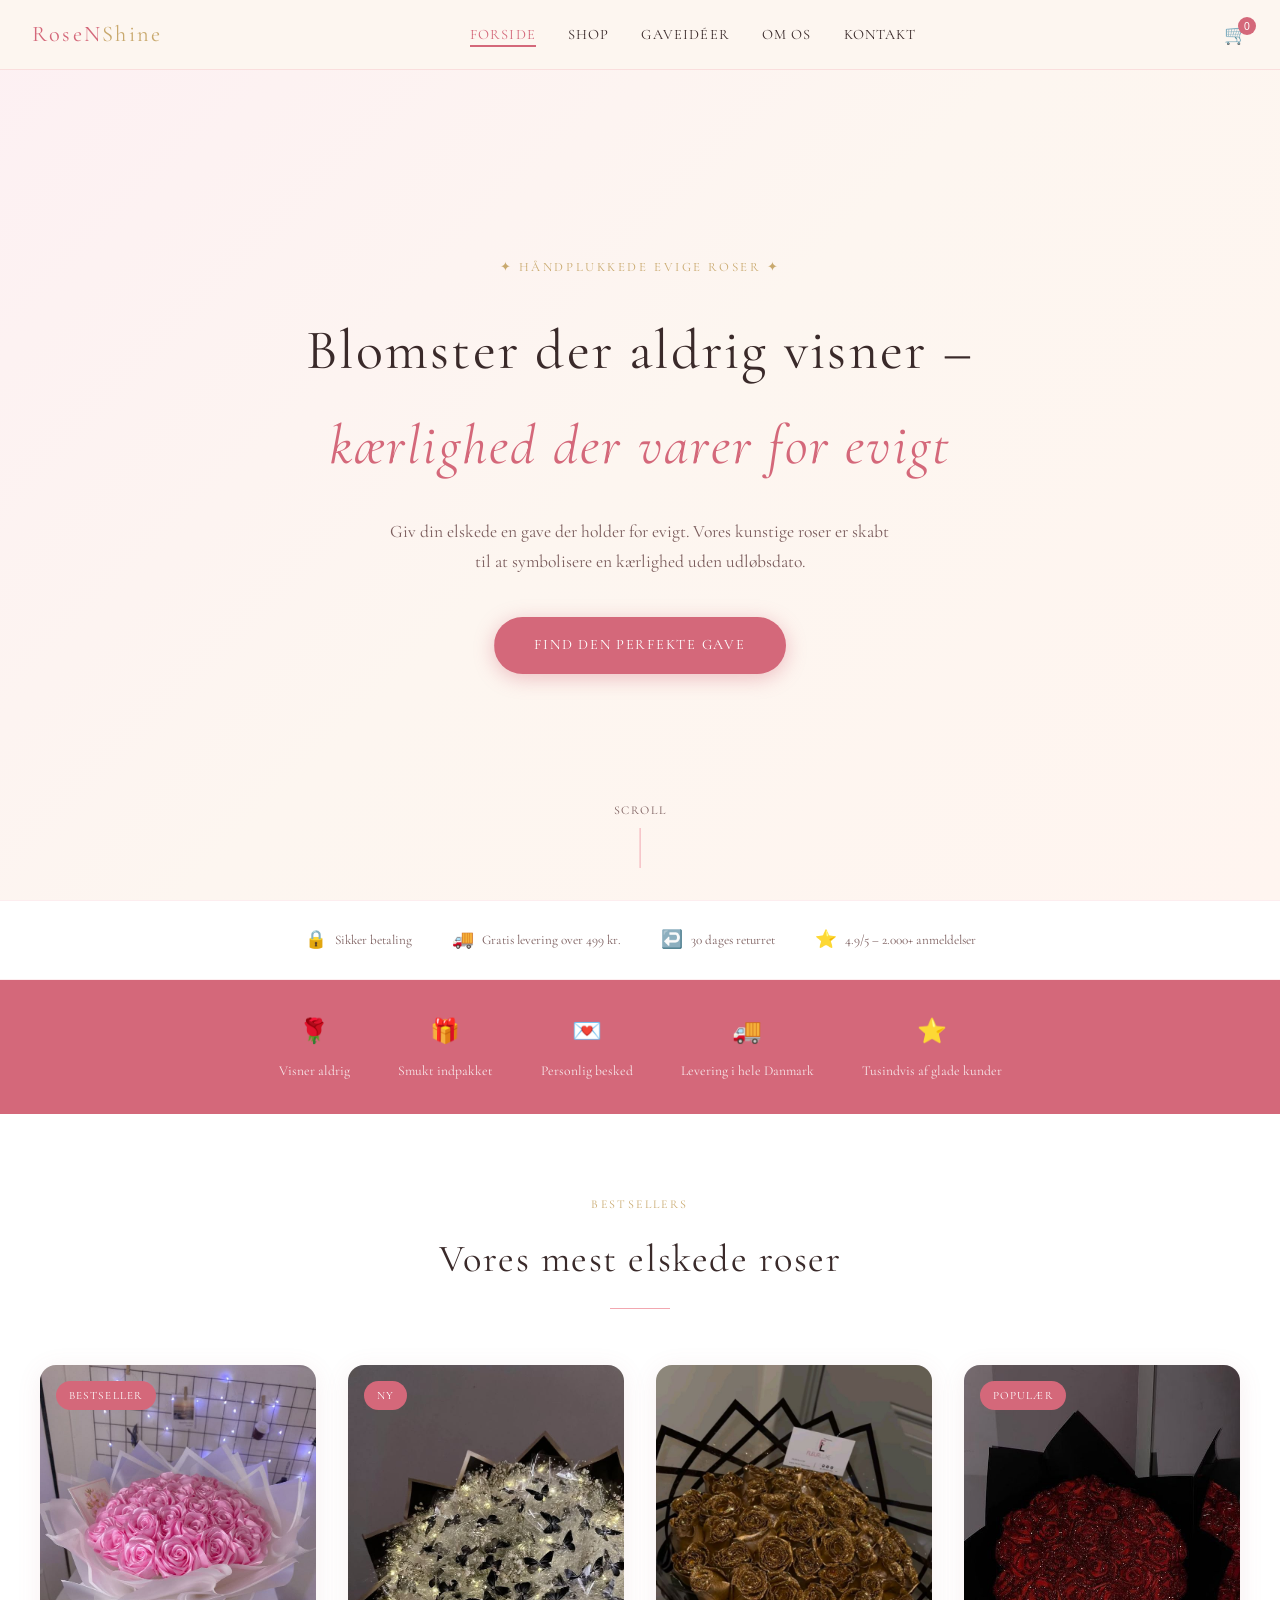
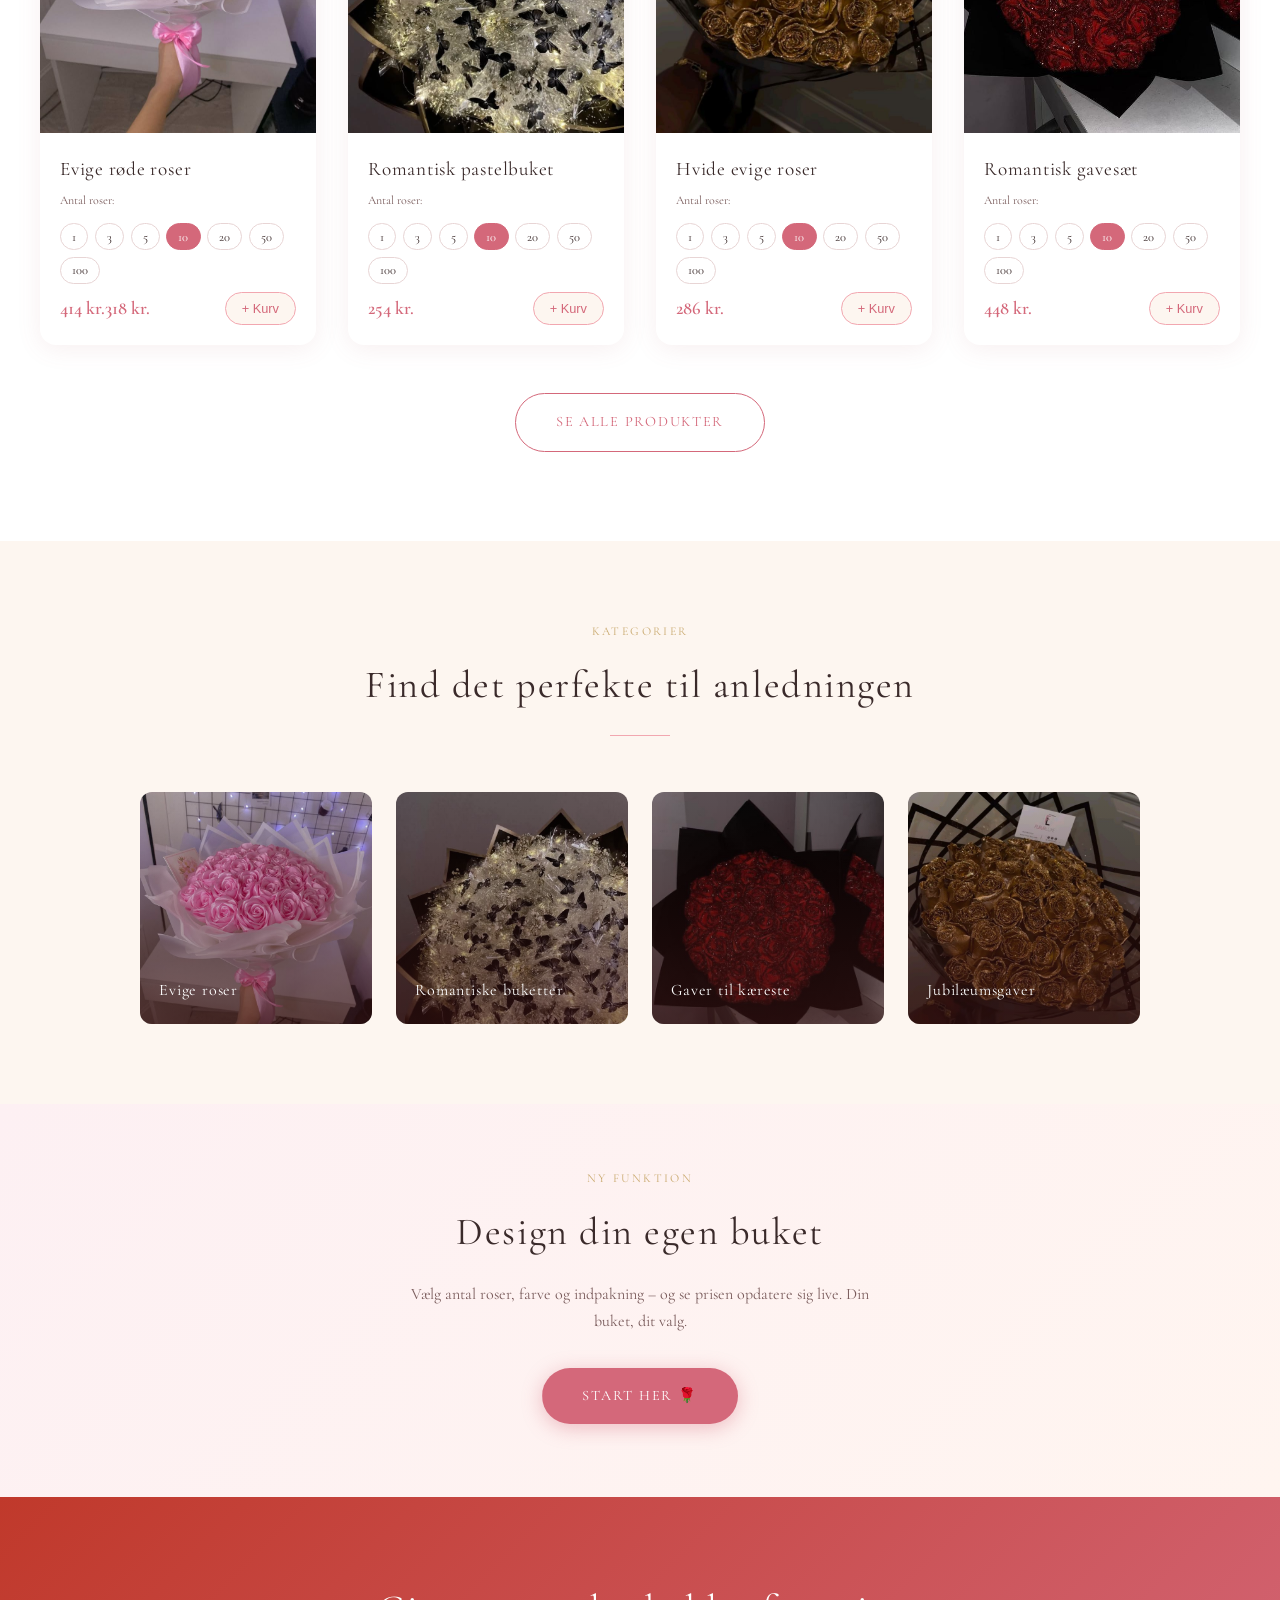
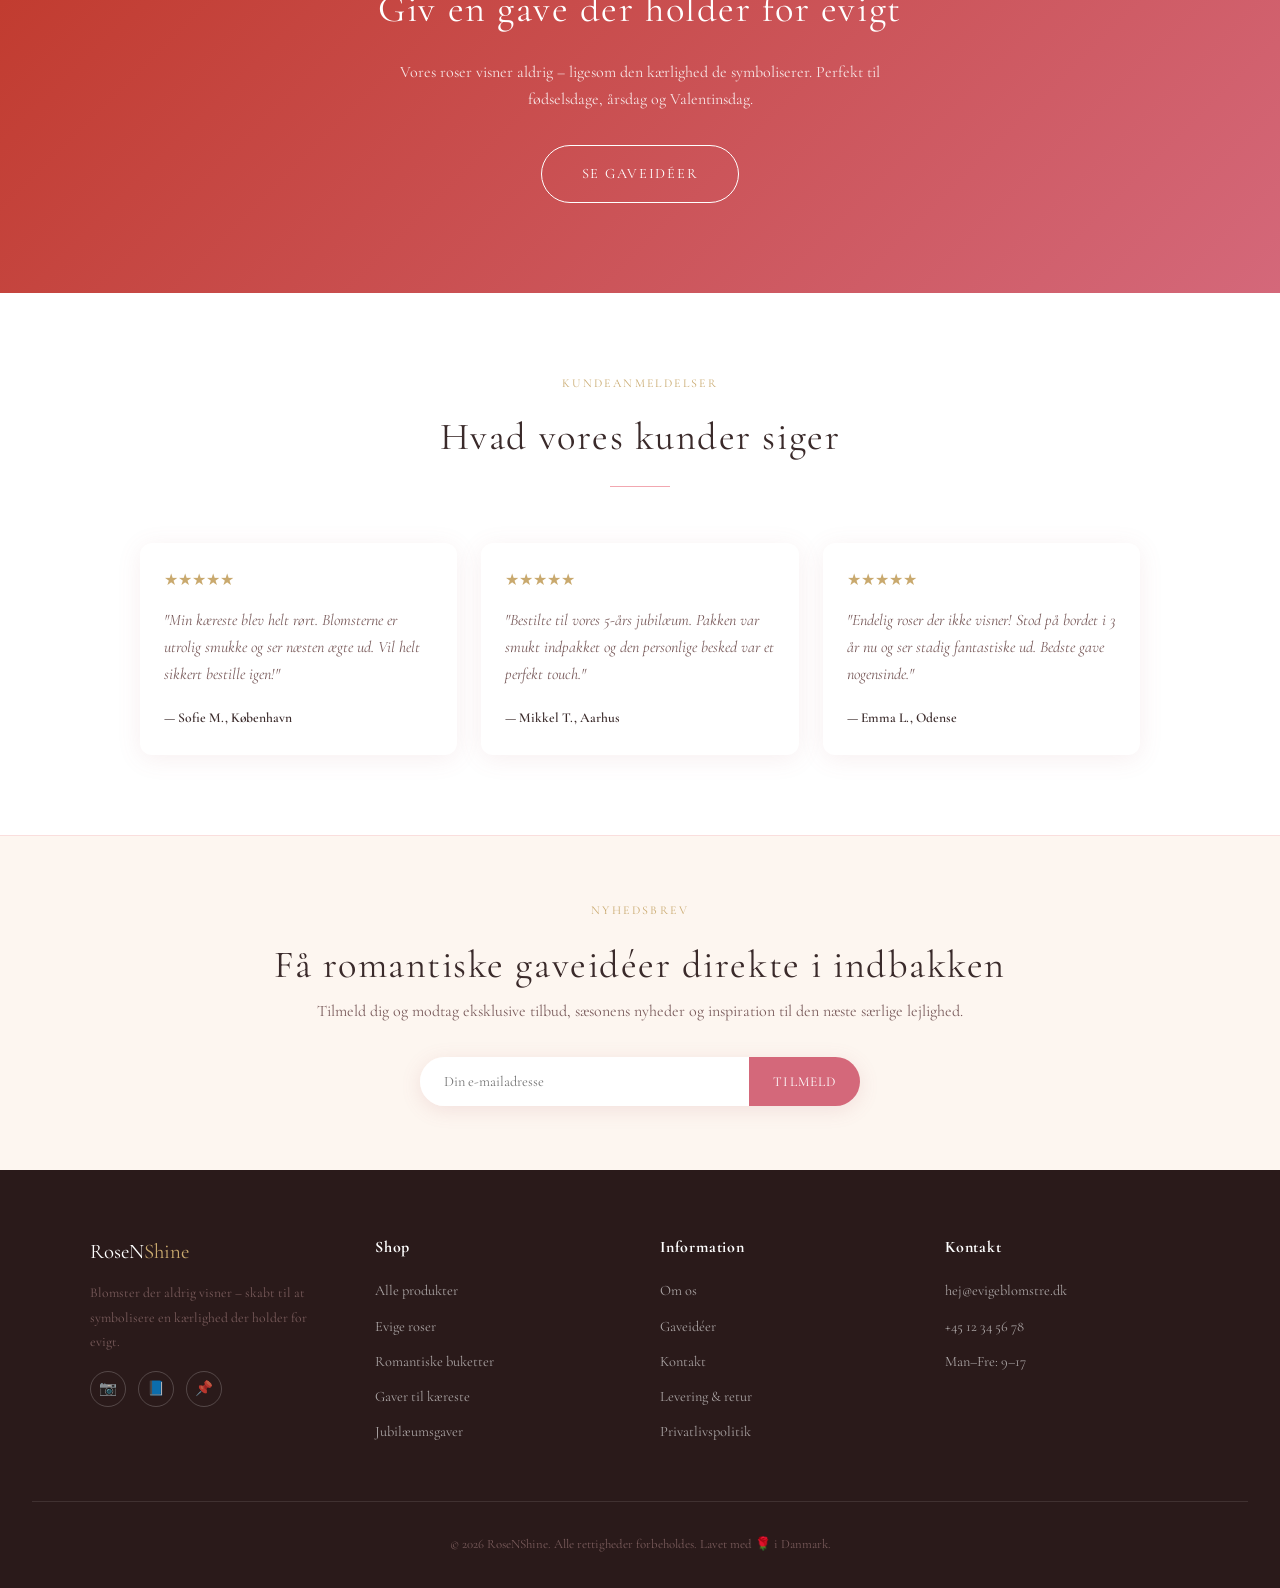
<file: index.html>
<!DOCTYPE html>
<html lang="da">
<head>
  <meta charset="UTF-8">
  <meta name="description" content="RoseNShine – evige blomster der aldrig visner. Den perfekte romantiske gave til din elskede. Køb evige roser online i Danmark.">
  <meta name="viewport" content="width=device-width, initial-scale=1.0">
  <title>RoseNShine – Kærlighed der varer for evigt</title>
  <link rel="preconnect" href="https://fonts.googleapis.com">
  <link href="https://fonts.googleapis.com/css2?family=Cormorant+Garamond:ital,wght@0,300;0,400;0,600;1,400&display=swap" rel="stylesheet">
  <link rel="stylesheet" href="css/style.css">
  <style>
    .toast {
      position: fixed; bottom: 2rem; left: 50%; transform: translateX(-50%) translateY(20px);
      background: #2a1a1a; color: white; padding: 0.85rem 1.75rem;
      border-radius: 50px; font-size: 0.9rem; opacity: 0; transition: all 0.3s; z-index: 999;
    }
    .toast.show { opacity: 1; transform: translateX(-50%) translateY(0); }
  </style>
</head>
<body>

<div class="spinner-overlay" id="spinner"><div class="spinner"></div></div>

<!-- NAVBAR -->
<nav>
  <a href="index.html" class="nav-logo">RoseN<span>Shine</span></a>
  <ul class="nav-links">
    <li><a href="index.html">Forside</a></li>
    <li><a href="shop.html">Shop</a></li>
    <li><a href="gaveideer.html">Gaveidéer</a></li>
    <li><a href="om-os.html">Om os</a></li>
    <li><a href="kontakt.html">Kontakt</a></li>
  </ul>
  <div class="nav-icons">
    <button onclick="location.href='kurv.html'" title="Kurv">🛒<span class="cart-count">0</span></button>
    <button class="hamburger" aria-label="Menu">
      <span></span><span></span><span></span>
    </button>
  </div>
</nav>

<!-- HERO -->
<section class="hero">
  <div class="hero-content">
    <span class="hero-tag">✦ Håndplukkede evige roser ✦</span>
    <h1>Blomster der aldrig visner –<br><em>kærlighed der varer for evigt</em></h1>
    <p>Giv din elskede en gave der holder for evigt. Vores kunstige roser er skabt til at symbolisere en kærlighed uden udløbsdato.</p>
    <a href="shop.html" class="btn btn-primary">Find den perfekte gave</a>
  </div>
  <div class="hero-scroll">Scroll</div>
</section>


<!-- TRUST BAR -->
<div class="trust-bar">
  <div class="trust-item"><span class="t-icon">🔒</span> Sikker betaling</div>
  <div class="trust-item"><span class="t-icon">🚚</span> Gratis levering over 499 kr.</div>
  <div class="trust-item"><span class="t-icon">↩️</span> 30 dages returret</div>
  <div class="trust-item"><span class="t-icon">⭐</span> 4.9/5 – 2.000+ anmeldelser</div>
</div>

<!-- FEATURES -->
<div class="features">
  <div class="feature-item"><div class="icon">🌹</div><p>Visner aldrig</p></div>
  <div class="feature-item"><div class="icon">🎁</div><p>Smukt indpakket</p></div>
  <div class="feature-item"><div class="icon">💌</div><p>Personlig besked</p></div>
  <div class="feature-item"><div class="icon">🚚</div><p>Levering i hele Danmark</p></div>
  <div class="feature-item"><div class="icon">⭐</div><p>Tusindvis af glade kunder</p></div>
</div>

<!-- FREMHÆVEDE PRODUKTER -->
<section style="background: white;">
  <div class="section-header">
    <span class="section-tag">Bestsellers</span>
    <h2>Vores mest elskede roser</h2>
    <div class="divider"></div>
  </div>
  <div class="products-grid">

    <div class="product-card" data-cat="roser">
      <div class="product-img">
        <a href="produkt-detalje.html?from=index.html&id=rose-red&img=css/blomst1.jpg&navn=Evige røde roser&pris=449"><img src="css/blomst1.jpg" alt="Evige røde roser"></a>
        <span class="product-badge">Bestseller</span>
      </div>
      <div class="product-info">
        <h3>Evige røde roser</h3>
        <p class="desc" style="font-size:0.75rem;margin-bottom:0.25rem">Antal roser:</p>
        <div class="antal-vælger">
          <button class="antal-chip" data-pris="49" data-antal="1" onclick="vælgAntal(this)">1</button>
          <button class="antal-chip" data-pris="122" data-antal="3" onclick="vælgAntal(this)">3</button>
          <button class="antal-chip" data-pris="186" data-antal="5" onclick="vælgAntal(this)">5</button>
          <button class="antal-chip active" data-pris="318" data-antal="10" onclick="vælgAntal(this)">10</button>
          <button class="antal-chip" data-pris="539" data-antal="20" onclick="vælgAntal(this)">20</button>
          <button class="antal-chip" data-pris="1176" data-antal="50" onclick="vælgAntal(this)">50</button>
          <button class="antal-chip" data-pris="2156" data-antal="100" onclick="vælgAntal(this)">100</button>
        </div>
        <div class="product-footer">
          <span class="live-pris" id="pris-rose-red"><span class="old">414 kr.</span>318 kr.</span>
          <button class="btn-cart" onclick="tilfoejMedAntal(this, 'rose-red', 'Evige røde roser', 'css/blomst1.jpg')">+ Kurv</button>
        </div>
      </div>
    </div>

    <div class="product-card" data-cat="buketter">
      <div class="product-img">
        <a href="produkt-detalje.html?from=index.html&id=pastel-buket&img=css/blomst2.jpg&navn=Romantisk pastelbuket&pris=349"><img src="css/blomst2.jpg" alt="Romantisk pastelbuket"></a>
        <span class="product-badge">Ny</span>
      </div>
      <div class="product-info">
        <h3>Romantisk pastelbuket</h3>
        <p class="desc" style="font-size:0.75rem;margin-bottom:0.25rem">Antal roser:</p>
        <div class="antal-vælger">
          <button class="antal-chip" data-pris="39" data-antal="1" onclick="vælgAntal(this)">1</button>
          <button class="antal-chip" data-pris="98" data-antal="3" onclick="vælgAntal(this)">3</button>
          <button class="antal-chip" data-pris="148" data-antal="5" onclick="vælgAntal(this)">5</button>
          <button class="antal-chip active" data-pris="254" data-antal="10" onclick="vælgAntal(this)">10</button>
          <button class="antal-chip" data-pris="429" data-antal="20" onclick="vælgAntal(this)">20</button>
          <button class="antal-chip" data-pris="936" data-antal="50" onclick="vælgAntal(this)">50</button>
          <button class="antal-chip" data-pris="1716" data-antal="100" onclick="vælgAntal(this)">100</button>
        </div>
        <div class="product-footer">
          <span class="live-pris" id="pris-pastel-buket">254 kr.</span>
          <button class="btn-cart" onclick="tilfoejMedAntal(this, 'pastel-buket', 'Romantisk pastelbuket', 'css/blomst2.jpg')">+ Kurv</button>
        </div>
      </div>
    </div>

    <div class="product-card" data-cat="roser">
      <div class="product-img">
        <a href="produkt-detalje.html?from=index.html&id=rose-white&img=css/blomst3.jpg&navn=Hvide evige roser&pris=399"><img src="css/blomst3.jpg" alt="Hvide evige roser"></a>
      </div>
      <div class="product-info">
        <h3>Hvide evige roser</h3>
        <p class="desc" style="font-size:0.75rem;margin-bottom:0.25rem">Antal roser:</p>
        <div class="antal-vælger">
          <button class="antal-chip" data-pris="44" data-antal="1" onclick="vælgAntal(this)">1</button>
          <button class="antal-chip" data-pris="110" data-antal="3" onclick="vælgAntal(this)">3</button>
          <button class="antal-chip" data-pris="167" data-antal="5" onclick="vælgAntal(this)">5</button>
          <button class="antal-chip active" data-pris="286" data-antal="10" onclick="vælgAntal(this)">10</button>
          <button class="antal-chip" data-pris="484" data-antal="20" onclick="vælgAntal(this)">20</button>
          <button class="antal-chip" data-pris="1056" data-antal="50" onclick="vælgAntal(this)">50</button>
          <button class="antal-chip" data-pris="1936" data-antal="100" onclick="vælgAntal(this)">100</button>
        </div>
        <div class="product-footer">
          <span class="live-pris" id="pris-rose-white">286 kr.</span>
          <button class="btn-cart" onclick="tilfoejMedAntal(this, 'rose-white', 'Hvide evige roser', 'css/blomst3.jpg')">+ Kurv</button>
        </div>
      </div>
    </div>

    <div class="product-card" data-cat="gaver">
      <div class="product-img">
        <a href="produkt-detalje.html?from=index.html&id=gavesaet&img=css/blomst4.jpg&navn=Romantisk gavesæt&pris=649"><img src="css/blomst4.jpg" alt="Romantisk gavesæt"></a>
        <span class="product-badge">Populær</span>
      </div>
      <div class="product-info">
        <h3>Romantisk gavesæt</h3>
        <p class="desc" style="font-size:0.75rem;margin-bottom:0.25rem">Antal roser:</p>
        <div class="antal-vælger">
          <button class="antal-chip" data-pris="69" data-antal="1" onclick="vælgAntal(this)">1</button>
          <button class="antal-chip" data-pris="172" data-antal="3" onclick="vælgAntal(this)">3</button>
          <button class="antal-chip" data-pris="262" data-antal="5" onclick="vælgAntal(this)">5</button>
          <button class="antal-chip active" data-pris="448" data-antal="10" onclick="vælgAntal(this)">10</button>
          <button class="antal-chip" data-pris="759" data-antal="20" onclick="vælgAntal(this)">20</button>
          <button class="antal-chip" data-pris="1656" data-antal="50" onclick="vælgAntal(this)">50</button>
          <button class="antal-chip" data-pris="3036" data-antal="100" onclick="vælgAntal(this)">100</button>
        </div>
        <div class="product-footer">
          <span class="live-pris" id="pris-gavesaet">448 kr.</span>
          <button class="btn-cart" onclick="tilfoejMedAntal(this, 'gavesaet', 'Romantisk gavesæt', 'css/blomst4.jpg')">+ Kurv</button>
        </div>
      </div>
    </div>

  </div>

  <div style="text-align:center;margin-top:3rem">
    <a href="shop.html" class="btn btn-outline">Se alle produkter</a>
  </div>
</section>

<!-- KATEGORIER -->
<section>
  <div class="section-header">
    <span class="section-tag">Kategorier</span>
    <h2>Find det perfekte til anledningen</h2>
    <div class="divider"></div>
  </div>
  <div class="categories-grid">
    <a href="shop.html?cat=roser" class="category-card">
      <img src="css/blomst1.jpg" alt="Evige roser">
      <div class="category-overlay"><span>Evige roser</span></div>
    </a>
    <a href="shop.html?cat=buketter" class="category-card">
      <img src="css/blomst2.jpg" alt="Romantiske buketter">
      <div class="category-overlay"><span>Romantiske buketter</span></div>
    </a>
    <a href="shop.html?cat=gaver" class="category-card">
      <img src="css/blomst4.jpg" alt="Gaver til kæreste">
      <div class="category-overlay"><span>Gaver til kæreste</span></div>
    </a>
    <a href="shop.html?cat=jubilæum" class="category-card">
      <img src="css/blomst3.jpg" alt="Jubilæumsgaver">
      <div class="category-overlay"><span>Jubilæumsgaver</span></div>
    </a>
  </div>
</section>

<!-- DESIGN DIN BUKET BANNER -->
<section style="background:linear-gradient(135deg,#fdf0f3,#fff5f0);text-align:center;padding:4rem 2rem">
  <span class="section-tag">Ny funktion</span>
  <h2>Design din egen buket</h2>
  <p style="max-width:500px;margin:1rem auto 2rem">Vælg antal roser, farve og indpakning – og se prisen opdatere sig live. Din buket, dit valg.</p>
  <a href="produkt.html" class="btn btn-primary">Start her 🌹</a>
</section>

<!-- ROMANTISK BANNER -->
<div class="romantic-banner">
  <h2>Giv en gave der holder for evigt</h2>
  <p>Vores roser visner aldrig – ligesom den kærlighed de symboliserer. Perfekt til fødselsdage, årsdag og Valentinsdag.</p>
  <a href="gaveideer.html" class="btn btn-outline">Se gaveidéer</a>
</div>

<!-- ANMELDELSER -->
<section style="background: white;">
  <div class="section-header">
    <span class="section-tag">Kundeanmeldelser</span>
    <h2>Hvad vores kunder siger</h2>
    <div class="divider"></div>
  </div>
  <div class="reviews-grid">
    <div class="review-card">
      <div class="stars">★★★★★</div>
      <p>"Min kæreste blev helt rørt. Blomsterne er utrolig smukke og ser næsten ægte ud. Vil helt sikkert bestille igen!"</p>
      <span class="reviewer">— Sofie M., København</span>
    </div>
    <div class="review-card">
      <div class="stars">★★★★★</div>
      <p>"Bestilte til vores 5-års jubilæum. Pakken var smukt indpakket og den personlige besked var et perfekt touch."</p>
      <span class="reviewer">— Mikkel T., Aarhus</span>
    </div>
    <div class="review-card">
      <div class="stars">★★★★★</div>
      <p>"Endelig roser der ikke visner! Stod på bordet i 3 år nu og ser stadig fantastiske ud. Bedste gave nogensinde."</p>
      <span class="reviewer">— Emma L., Odense</span>
    </div>
  </div>
</section>

<!-- NYHEDSBREV -->
<div class="newsletter">
  <span class="section-tag">Nyhedsbrev</span>
  <h2>Få romantiske gaveidéer direkte i indbakken</h2>
  <p>Tilmeld dig og modtag eksklusive tilbud, sæsonens nyheder og inspiration til den næste særlige lejlighed.</p>
  <form class="newsletter-form">
    <input type="email" placeholder="Din e-mailadresse" required>
    <button type="submit">Tilmeld</button>
  </form>
</div>

<!-- FOOTER -->
<footer>
  <div class="footer-grid">
    <div class="footer-col">
      <div class="footer-logo">RoseN<span>Shine</span></div>
      <p>Blomster der aldrig visner – skabt til at symbolisere en kærlighed der holder for evigt.</p>
      <div class="social-links">
        <a href="#" aria-label="Instagram">📷</a>
        <a href="#" aria-label="Facebook">📘</a>
        <a href="#" aria-label="Pinterest">📌</a>
      </div>
    </div>
    <div class="footer-col">
      <h4>Shop</h4>
      <ul>
        <li><a href="shop.html">Alle produkter</a></li>
        <li><a href="shop.html?cat=roser">Evige roser</a></li>
        <li><a href="shop.html?cat=buketter">Romantiske buketter</a></li>
        <li><a href="shop.html?cat=gaver">Gaver til kæreste</a></li>
        <li><a href="shop.html?cat=jubilæum">Jubilæumsgaver</a></li>
      </ul>
    </div>
    <div class="footer-col">
      <h4>Information</h4>
      <ul>
        <li><a href="om-os.html">Om os</a></li>
        <li><a href="gaveideer.html">Gaveidéer</a></li>
        <li><a href="kontakt.html">Kontakt</a></li>
        <li><a href="#">Levering & retur</a></li>
        <li><a href="#">Privatlivspolitik</a></li>
      </ul>
    </div>
    <div class="footer-col">
      <h4>Kontakt</h4>
      <ul>
        <li><a href="mailto:hej@evigeblomstre.dk">hej@evigeblomstre.dk</a></li>
        <li><a href="tel:+4512345678">+45 12 34 56 78</a></li>
        <li><a href="#">Man–Fre: 9–17</a></li>
      </ul>
    </div>
  </div>
  <div class="footer-bottom">
    <p>© 2026 RoseNShine. Alle rettigheder forbeholdes. Lavet med 🌹 i Danmark.</p>
  </div>
</footer>

<script src="js/main.js"></script>
</body>
</html>
</file>
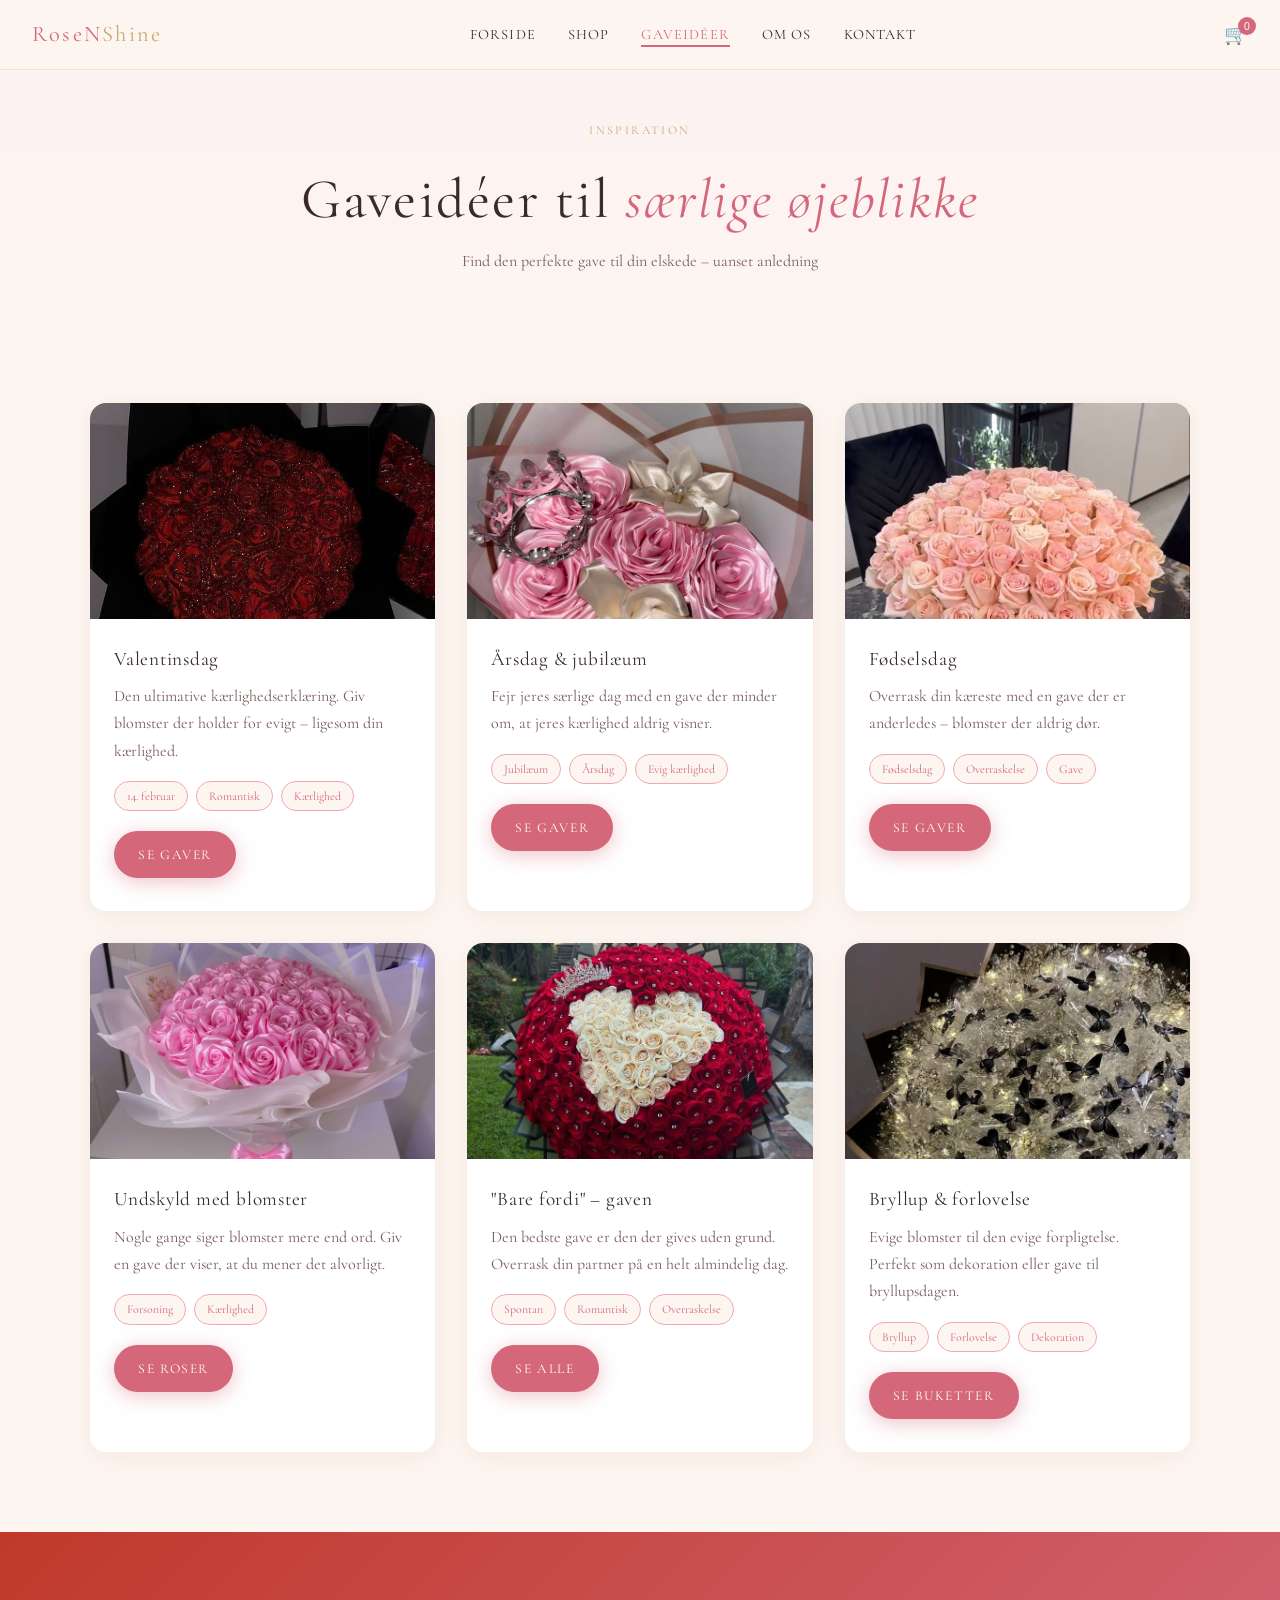
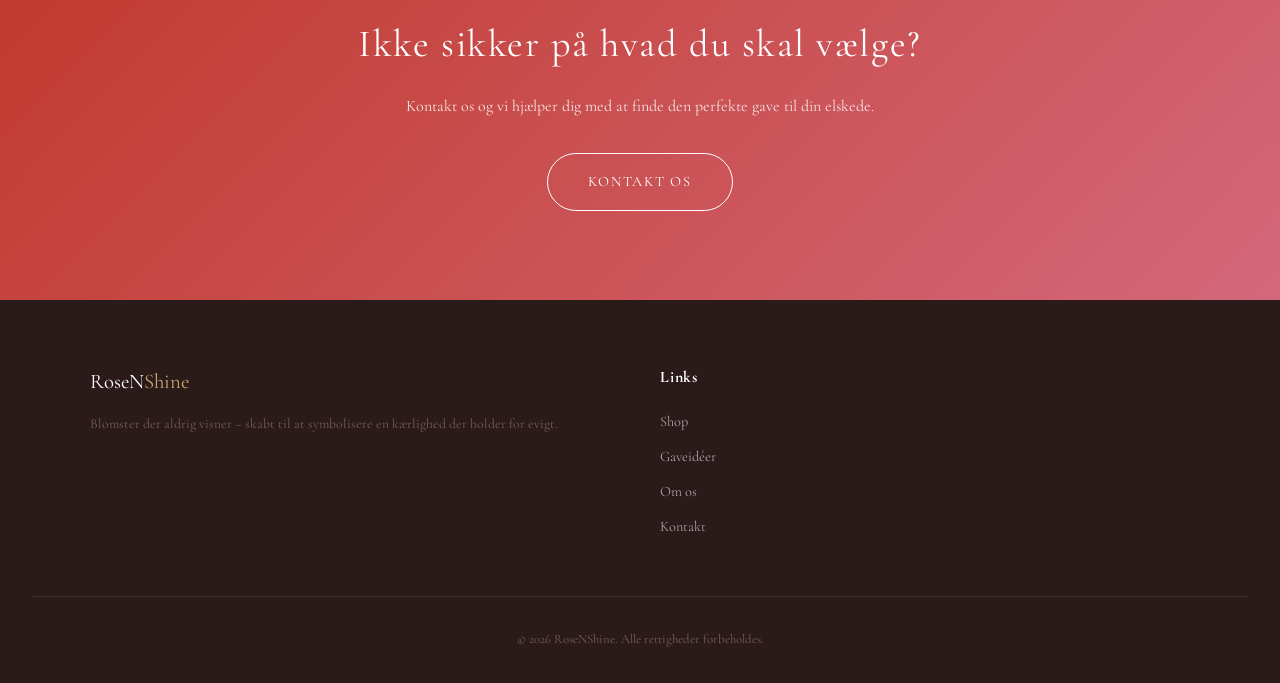
<file: gaveideer.html>
<!DOCTYPE html>
<html lang="da">
<head>
  <meta charset="UTF-8">
  <meta name="description" content="Gaveidéer til Valentinsdag, årsdag og fødselsdag. Find den perfekte romantiske gave hos RoseNShine.">
  <meta name="viewport" content="width=device-width, initial-scale=1.0">
  <title>Gaveidéer – RoseNShine</title>
  <link rel="preconnect" href="https://fonts.googleapis.com">
  <link href="https://fonts.googleapis.com/css2?family=Cormorant+Garamond:ital,wght@0,300;0,400;0,600;1,400&display=swap" rel="stylesheet">
  <link rel="stylesheet" href="css/style.css">
  <style>
    .toast { position:fixed;bottom:2rem;left:50%;transform:translateX(-50%) translateY(20px);background:#2a1a1a;color:white;padding:.85rem 1.75rem;border-radius:50px;font-size:.9rem;opacity:0;transition:all .3s;z-index:999; }
    .toast.show { opacity:1;transform:translateX(-50%) translateY(0); }
  </style>
</head>
<body>

<nav>
  <a href="index.html" class="nav-logo">RoseN<span>Shine</span></a>
  <ul class="nav-links">
    <li><a href="index.html">Forside</a></li>
    <li><a href="shop.html">Shop</a></li>
    <li><a href="gaveideer.html">Gaveidéer</a></li>
    <li><a href="om-os.html">Om os</a></li>
    <li><a href="kontakt.html">Kontakt</a></li>
  </ul>
  <div class="nav-icons">
    <button onclick="location.href='kurv.html'" title="Kurv">🛒<span class="cart-count">0</span></button>
    <button class="hamburger" aria-label="Menu"><span></span><span></span><span></span></button>
  </div>
</nav>

<div class="shop-hero">
  <span class="section-tag">Inspiration</span>
  <h1>Gaveidéer til <em style="color:var(--rose-dark);font-style:italic">særlige øjeblikke</em></h1>
  <p>Find den perfekte gave til din elskede – uanset anledning</p>
</div>

<section>
  <div class="inspiration-grid">

    <div class="inspiration-card">
      <img src="css/blomst4.jpg" alt="Valentinsdag">
      <div class="card-body">
        <h3>Valentinsdag</h3>
        <p>Den ultimative kærlighedserklæring. Giv blomster der holder for evigt – ligesom din kærlighed.</p>
        <div class="tag-list">
          <span class="tag">14. februar</span>
          <span class="tag">Romantisk</span>
          <span class="tag">Kærlighed</span>
        </div>
        <div style="margin-top:1.25rem">
          <a href="shop.html" class="btn btn-primary" style="font-size:0.85rem;padding:0.75rem 1.5rem">Se gaver</a>
        </div>
      </div>
    </div>

    <div class="inspiration-card">
      <img src="css/blomst5.jpg" alt="Årsdag">
      <div class="card-body">
        <h3>Årsdag & jubilæum</h3>
        <p>Fejr jeres særlige dag med en gave der minder om, at jeres kærlighed aldrig visner.</p>
        <div class="tag-list">
          <span class="tag">Jubilæum</span>
          <span class="tag">Årsdag</span>
          <span class="tag">Evig kærlighed</span>
        </div>
        <div style="margin-top:1.25rem">
          <a href="shop.html?cat=jubilæum" class="btn btn-primary" style="font-size:0.85rem;padding:0.75rem 1.5rem">Se gaver</a>
        </div>
      </div>
    </div>

    <div class="inspiration-card">
      <img src="css/blomst7.jpg" alt="Fødselsdag">
      <div class="card-body">
        <h3>Fødselsdag</h3>
        <p>Overrask din kæreste med en gave der er anderledes – blomster der aldrig dør.</p>
        <div class="tag-list">
          <span class="tag">Fødselsdag</span>
          <span class="tag">Overraskelse</span>
          <span class="tag">Gave</span>
        </div>
        <div style="margin-top:1.25rem">
          <a href="shop.html?cat=gaver" class="btn btn-primary" style="font-size:0.85rem;padding:0.75rem 1.5rem">Se gaver</a>
        </div>
      </div>
    </div>

    <div class="inspiration-card">
      <img src="css/blomst1.jpg" alt="Undskyld">
      <div class="card-body">
        <h3>Undskyld med blomster</h3>
        <p>Nogle gange siger blomster mere end ord. Giv en gave der viser, at du mener det alvorligt.</p>
        <div class="tag-list">
          <span class="tag">Forsoning</span>
          <span class="tag">Kærlighed</span>
        </div>
        <div style="margin-top:1.25rem">
          <a href="shop.html?cat=roser" class="btn btn-primary" style="font-size:0.85rem;padding:0.75rem 1.5rem">Se roser</a>
        </div>
      </div>
    </div>

    <div class="inspiration-card">
      <img src="css/blomst6.jpg" alt="Bare fordi">
      <div class="card-body">
        <h3>"Bare fordi" – gaven</h3>
        <p>Den bedste gave er den der gives uden grund. Overrask din partner på en helt almindelig dag.</p>
        <div class="tag-list">
          <span class="tag">Spontan</span>
          <span class="tag">Romantisk</span>
          <span class="tag">Overraskelse</span>
        </div>
        <div style="margin-top:1.25rem">
          <a href="shop.html" class="btn btn-primary" style="font-size:0.85rem;padding:0.75rem 1.5rem">Se alle</a>
        </div>
      </div>
    </div>

    <div class="inspiration-card">
      <img src="css/blomst2.jpg" alt="Bryllup">
      <div class="card-body">
        <h3>Bryllup & forlovelse</h3>
        <p>Evige blomster til den evige forpligtelse. Perfekt som dekoration eller gave til bryllupsdagen.</p>
        <div class="tag-list">
          <span class="tag">Bryllup</span>
          <span class="tag">Forlovelse</span>
          <span class="tag">Dekoration</span>
        </div>
        <div style="margin-top:1.25rem">
          <a href="shop.html?cat=buketter" class="btn btn-primary" style="font-size:0.85rem;padding:0.75rem 1.5rem">Se buketter</a>
        </div>
      </div>
    </div>

  </div>
</section>

<div class="romantic-banner">
  <h2>Ikke sikker på hvad du skal vælge?</h2>
  <p>Kontakt os og vi hjælper dig med at finde den perfekte gave til din elskede.</p>
  <a href="kontakt.html" class="btn btn-outline">Kontakt os</a>
</div>

<footer>
  <div class="footer-grid">
    <div class="footer-col">
      <div class="footer-logo">RoseN<span>Shine</span></div>
      <p>Blomster der aldrig visner – skabt til at symbolisere en kærlighed der holder for evigt.</p>
    </div>
    <div class="footer-col">
      <h4>Links</h4>
      <ul>
        <li><a href="shop.html">Shop</a></li>
        <li><a href="gaveideer.html">Gaveidéer</a></li>
        <li><a href="om-os.html">Om os</a></li>
        <li><a href="kontakt.html">Kontakt</a></li>
      </ul>
    </div>
  </div>
  <div class="footer-bottom"><p>© 2026 RoseNShine. Alle rettigheder forbeholdes.</p></div>
</footer>

<script src="js/main.js"></script>
</body>
</html>
</file>
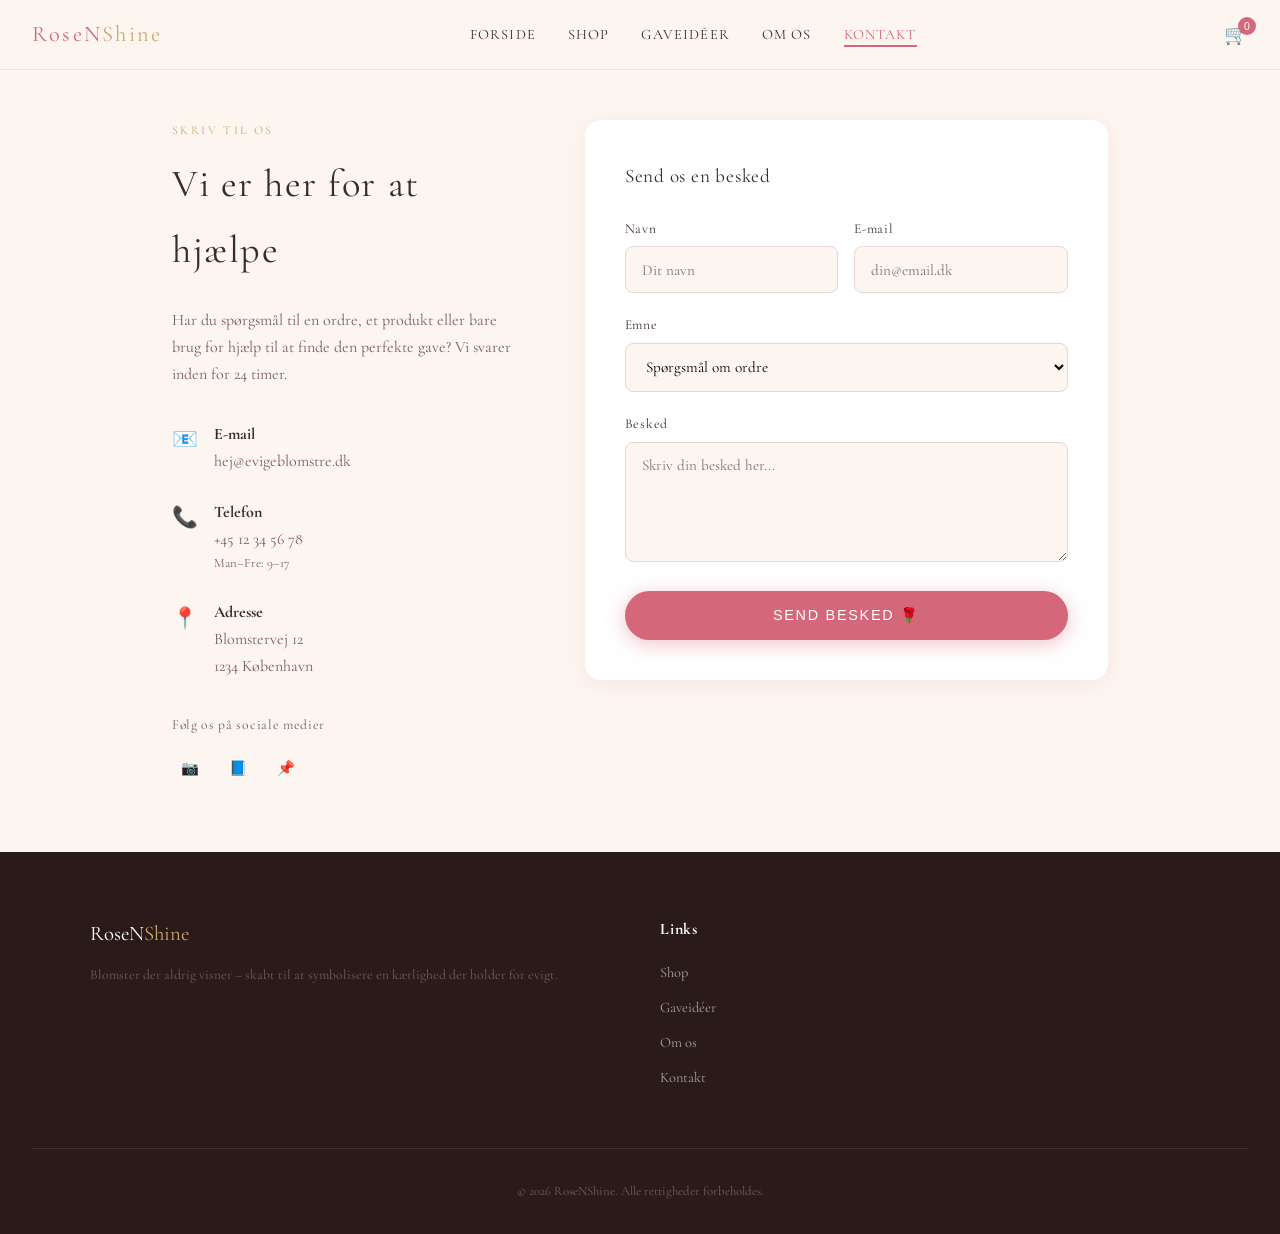
<file: kontakt.html>
<!DOCTYPE html>
<html lang="da">
<head>
  <meta charset="UTF-8">
  <meta name="description" content="Kontakt RoseNShine – vi hjælper dig med at finde den perfekte gave.">
  <meta name="viewport" content="width=device-width, initial-scale=1.0">
  <title>Kontakt – RoseNShine</title>
  <link rel="preconnect" href="https://fonts.googleapis.com">
  <link href="https://fonts.googleapis.com/css2?family=Cormorant+Garamond:ital,wght@0,300;0,400;0,600;1,400&display=swap" rel="stylesheet">
  <link rel="stylesheet" href="css/style.css">
  <style>
    .toast { position:fixed;bottom:2rem;left:50%;transform:translateX(-50%) translateY(20px);background:#2a1a1a;color:white;padding:.85rem 1.75rem;border-radius:50px;font-size:.9rem;opacity:0;transition:all .3s;z-index:999; }
    .toast.show { opacity:1;transform:translateX(-50%) translateY(0); }
  </style>
</head>
<body>

<nav>
  <a href="index.html" class="nav-logo">RoseN<span>Shine</span></a>
  <ul class="nav-links">
    <li><a href="index.html">Forside</a></li>
    <li><a href="shop.html">Shop</a></li>
    <li><a href="gaveideer.html">Gaveidéer</a></li>
    <li><a href="om-os.html">Om os</a></li>
    <li><a href="kontakt.html">Kontakt</a></li>
  </ul>
  <div class="nav-icons">
    <button onclick="location.href='kurv.html'" title="Kurv">🛒<span class="cart-count">0</span></button>
    <button class="hamburger" aria-label="Menu"><span></span><span></span><span></span></button>
  </div>
</nav>

<div class="contact-section">
  <div class="contact-info">
    <span class="section-tag">Skriv til os</span>
    <h2>Vi er her for at hjælpe</h2>
    <p style="margin-bottom:2rem">Har du spørgsmål til en ordre, et produkt eller bare brug for hjælp til at finde den perfekte gave? Vi svarer inden for 24 timer.</p>

    <div class="contact-item">
      <span class="icon">📧</span>
      <div>
        <strong>E-mail</strong>
        <p><a href="mailto:hej@evigeblomstre.dk">hej@evigeblomstre.dk</a></p>
      </div>
    </div>
    <div class="contact-item">
      <span class="icon">📞</span>
      <div>
        <strong>Telefon</strong>
        <p><a href="tel:+4512345678">+45 12 34 56 78</a></p>
        <p style="font-size:0.8rem">Man–Fre: 9–17</p>
      </div>
    </div>
    <div class="contact-item">
      <span class="icon">📍</span>
      <div>
        <strong>Adresse</strong>
        <p>Blomstervej 12<br>1234 København</p>
      </div>
    </div>

    <div style="margin-top:2rem">
      <p style="margin-bottom:0.75rem;font-size:0.85rem;letter-spacing:0.05em">Følg os på sociale medier</p>
      <div class="social-links" style="justify-content:flex-start">
        <a href="#" aria-label="Instagram" style="color:var(--tekst)">📷</a>
        <a href="#" aria-label="Facebook" style="color:var(--tekst)">📘</a>
        <a href="#" aria-label="Pinterest" style="color:var(--tekst)">📌</a>
      </div>
    </div>
  </div>

  <form class="contact-form" id="contact-form">
    <h3 style="margin-bottom:1.5rem">Send os en besked</h3>
    <div style="display:grid;grid-template-columns:1fr 1fr;gap:1rem">
      <div class="form-group">
        <label for="navn">Navn</label>
        <input type="text" id="navn" placeholder="Dit navn" required>
      </div>
      <div class="form-group">
        <label for="email">E-mail</label>
        <input type="email" id="email" placeholder="din@email.dk" required>
      </div>
    </div>
    <div class="form-group">
      <label for="emne">Emne</label>
      <select id="emne">
        <option>Spørgsmål om ordre</option>
        <option>Produktspørgsmål</option>
        <option>Hjælp til gaveidé</option>
        <option>Retur & reklamation</option>
        <option>Andet</option>
      </select>
    </div>
    <div class="form-group">
      <label for="besked">Besked</label>
      <textarea id="besked" placeholder="Skriv din besked her..." required></textarea>
    </div>
    <button type="submit" class="btn btn-primary" style="width:100%">Send besked 🌹</button>
  </form>
</div>

<footer>
  <div class="footer-grid">
    <div class="footer-col">
      <div class="footer-logo">RoseN<span>Shine</span></div>
      <p>Blomster der aldrig visner – skabt til at symbolisere en kærlighed der holder for evigt.</p>
    </div>
    <div class="footer-col">
      <h4>Links</h4>
      <ul>
        <li><a href="shop.html">Shop</a></li>
        <li><a href="gaveideer.html">Gaveidéer</a></li>
        <li><a href="om-os.html">Om os</a></li>
        <li><a href="kontakt.html">Kontakt</a></li>
      </ul>
    </div>
  </div>
  <div class="footer-bottom"><p>© 2026 RoseNShine. Alle rettigheder forbeholdes.</p></div>
</footer>

<script src="js/main.js"></script>
</body>
</html>
</file>
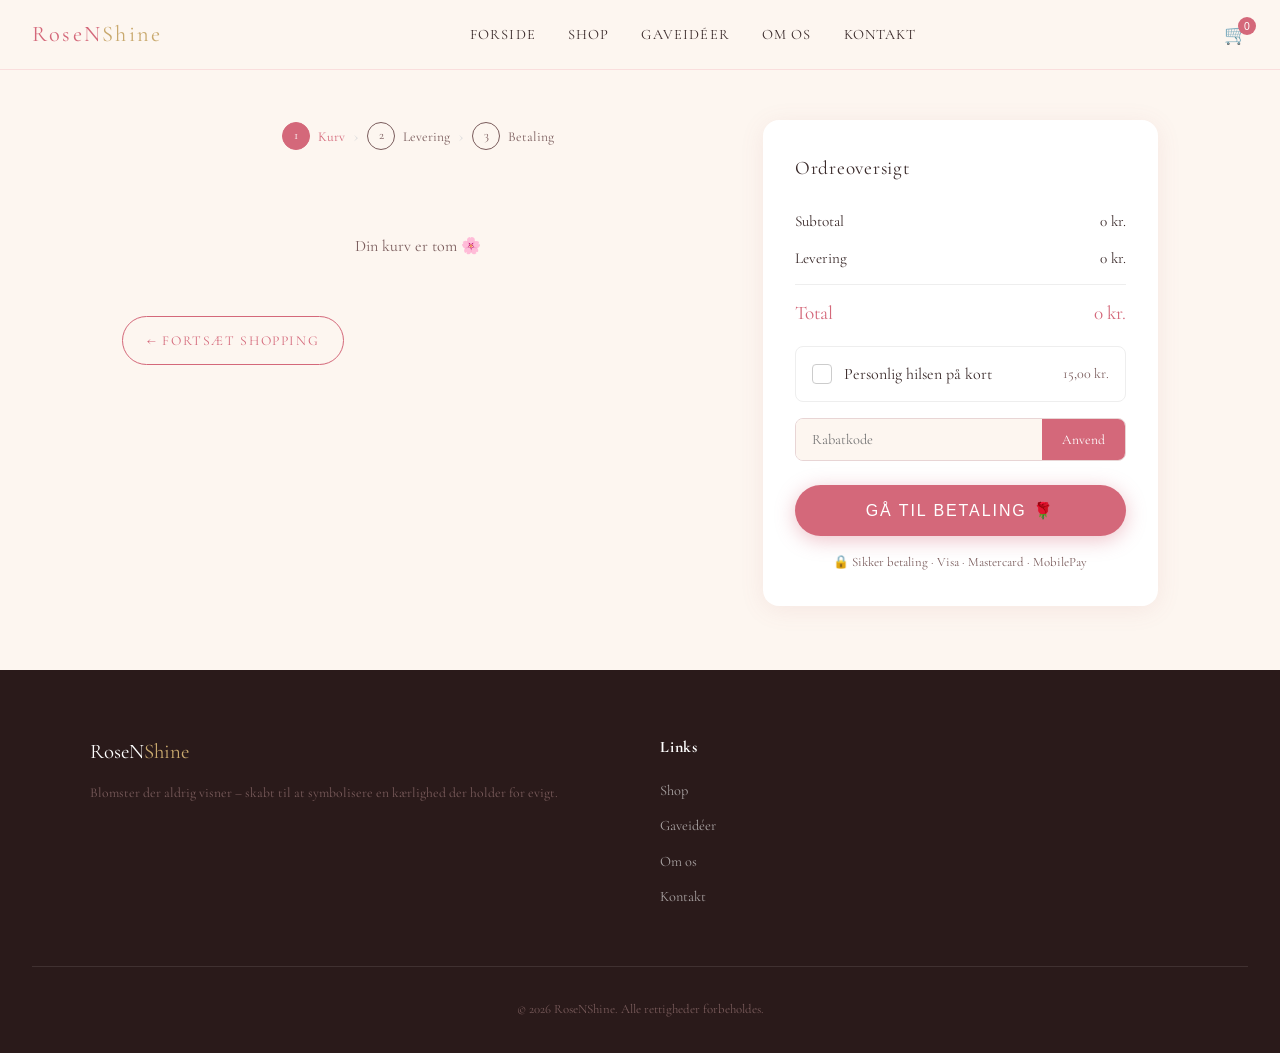
<file: kurv.html>
<!DOCTYPE html>
<html lang="da">
<head>
  <meta charset="UTF-8">
  <meta name="viewport" content="width=device-width, initial-scale=1.0">
  <title>Kurv – RoseNShine</title>
  <link rel="preconnect" href="https://fonts.googleapis.com">
  <link href="https://fonts.googleapis.com/css2?family=Cormorant+Garamond:ital,wght@0,300;0,400;0,600;1,400&display=swap" rel="stylesheet">
  <link rel="stylesheet" href="css/style.css">
  <style>
    .toast { position:fixed;bottom:2rem;left:50%;transform:translateX(-50%) translateY(20px);background:#2a1a1a;color:white;padding:.85rem 1.75rem;border-radius:50px;font-size:.9rem;opacity:0;transition:all .3s;z-index:999; }
    .toast.show { opacity:1;transform:translateX(-50%) translateY(0); }
    .checkout-steps { display:flex;gap:0.5rem;align-items:center;justify-content:center;margin-bottom:3rem;flex-wrap:wrap; }
    .step { display:flex;align-items:center;gap:0.5rem;font-size:0.85rem;color:var(--tekst-lys); }
    .step.active { color:var(--rose-dark); }
    .step-num { width:28px;height:28px;border-radius:50%;border:1.5px solid currentColor;display:flex;align-items:center;justify-content:center;font-size:0.8rem; }
    .step.active .step-num { background:var(--rose-dark);color:white;border-color:var(--rose-dark); }
    .step-sep { color:#ddd;font-size:1.2rem; }
    .remove-btn { background:none;border:none;cursor:pointer;color:#bbb;font-size:1.1rem;transition:color 0.2s; }
    .remove-btn:hover { color:var(--rose-dark); }
    .coupon-row { display:flex;gap:0;margin-top:1rem;border-radius:8px;overflow:hidden;border:1.5px solid #e8d5d5; }
    .coupon-row input { flex:1;padding:0.75rem 1rem;border:none;font-family:inherit;font-size:0.9rem;background:var(--creme);outline:none; }
    .coupon-row button { padding:0.75rem 1.25rem;background:var(--rose-dark);color:white;border:none;cursor:pointer;font-family:inherit;font-size:0.85rem; }
  </style>
</head>
<body>

<nav>
  <a href="index.html" class="nav-logo">RoseN<span>Shine</span></a>
  <ul class="nav-links">
    <li><a href="index.html">Forside</a></li>
    <li><a href="shop.html">Shop</a></li>
    <li><a href="gaveideer.html">Gaveidéer</a></li>
    <li><a href="om-os.html">Om os</a></li>
    <li><a href="kontakt.html">Kontakt</a></li>
  </ul>
  <div class="nav-icons">
    <button onclick="location.href='kurv.html'" title="Kurv">🛒<span class="cart-count">0</span></button>
    <button class="hamburger" aria-label="Menu"><span></span><span></span><span></span></button>
  </div>
</nav>

<div class="cart-section">
  <div>
    <div class="checkout-steps">
      <div class="step active"><span class="step-num">1</span> Kurv</div>
      <span class="step-sep">›</span>
      <div class="step"><span class="step-num">2</span> Levering</div>
      <span class="step-sep">›</span>
      <div class="step"><span class="step-num">3</span> Betaling</div>
    </div>

    <div class="cart-items" id="cart-items">
      <!-- Renderes af JS -->
    </div>

    <div style="margin-top:1.5rem;display:flex;justify-content:space-between;align-items:center">
      <a href="shop.html" class="btn btn-outline" style="font-size:0.85rem;padding:0.75rem 1.5rem">← Fortsæt shopping</a>
    </div>
  </div>

  <div class="order-summary">
    <h3>Ordreoversigt</h3>
    <div class="summary-row"><span>Subtotal</span><span id="subtotal">0 kr.</span></div>
    <div class="summary-row"><span>Levering</span><span id="shipping">0 kr.</span></div>
    <div class="summary-row total"><span>Total</span><span id="total">0 kr.</span></div>

    <div class="tilvalg-liste" style="margin-top:1rem">
      <div onclick="toggleKurvHilsen(this)" style="display:flex;align-items:center;justify-content:space-between;padding:.85rem 1rem;border:1.5px solid #eee;border-radius:8px;cursor:pointer;transition:border-color .2s">
        <div style="display:flex;align-items:center;gap:.75rem">
          <div id="kurv-hilsen-check" style="width:20px;height:20px;border:1.5px solid #ccc;border-radius:4px;display:flex;align-items:center;justify-content:center;font-size:.75rem;transition:all .2s;flex-shrink:0"></div>
          <span>Personlig hilsen på kort</span>
        </div>
        <span style="font-size:.88rem;color:var(--tekst-lys);white-space:nowrap">15,00 kr.</span>
      </div>
      <div id="kurv-hilsen-felt" style="display:none;margin-top:.5rem">
        <textarea id="kurv-hilsen-tekst" placeholder="Skriv din personlige hilsen her... ❤️" style="width:100%;height:80px;padding:.85rem 1rem;border:1.5px solid #e8d5d5;border-radius:10px;font-family:inherit;font-size:.95rem;background:var(--creme);outline:none;resize:none"></textarea>
      </div>
    </div>

    <div class="coupon-row" style="margin-top:1rem">
      <input type="text" placeholder="Rabatkode">
      <button onclick="showToast('Rabatkode ikke fundet 🌸')">Anvend</button>
    </div>

    <button class="btn btn-primary" style="width:100%;margin-top:1.5rem;font-size:1rem" onclick="checkout()">
      Gå til betaling 🌹
    </button>

    <div style="text-align:center;margin-top:1rem;font-size:0.8rem;color:var(--tekst-lys)">
      🔒 Sikker betaling · Visa · Mastercard · MobilePay
    </div>
  </div>
</div>

<footer>
  <div class="footer-grid">
    <div class="footer-col">
      <div class="footer-logo">RoseN<span>Shine</span></div>
      <p>Blomster der aldrig visner – skabt til at symbolisere en kærlighed der holder for evigt.</p>
    </div>
    <div class="footer-col">
      <h4>Links</h4>
      <ul>
        <li><a href="shop.html">Shop</a></li>
        <li><a href="gaveideer.html">Gaveidéer</a></li>
        <li><a href="om-os.html">Om os</a></li>
        <li><a href="kontakt.html">Kontakt</a></li>
      </ul>
    </div>
  </div>
  <div class="footer-bottom"><p>© 2026 RoseNShine. Alle rettigheder forbeholdes.</p></div>
</footer>

<script src="js/main.js"></script>
<script>
function toggleKurvHilsen(el) {
  el.classList.toggle('valgt');
  const valgt = el.classList.contains('valgt');
  const check = document.getElementById('kurv-hilsen-check');
  const felt = document.getElementById('kurv-hilsen-felt');
  check.textContent = valgt ? '✓' : '';
  check.style.background = valgt ? 'var(--rose-dark)' : '';
  check.style.borderColor = valgt ? 'var(--rose-dark)' : '#ccc';
  check.style.color = valgt ? 'white' : '';
  el.style.borderColor = valgt ? 'var(--rose-dark)' : '#eee';
  felt.style.display = valgt ? 'block' : 'none';
  if (valgt) document.getElementById('kurv-hilsen-tekst').focus();
  // Opdater pris
  const sub = cart.reduce((s,i) => s + i.price * i.qty, 0);
  const lev = sub >= 499 ? 0 : 49;
  const hilsen = valgt ? 15 : 0;
  document.getElementById('subtotal').textContent = (sub + hilsen) + ' kr.';
  document.getElementById('shipping').textContent = lev === 0 ? 'Gratis' : lev + ' kr.';
  document.getElementById('total').textContent = (sub + hilsen + lev) + ' kr.';
}

function checkout() {
  if (cart.length === 0) {
    showToast('Din kurv er tom 🌸');
    return;
  }
  showToast('Tak for din ordre! Vi sender den snarest 🌹');
  cart = [];
  localStorage.setItem('cart', JSON.stringify(cart));
  updateCartCount();
  setTimeout(() => renderCart(), 500);
}
</script>
</body>
</html>
</file>
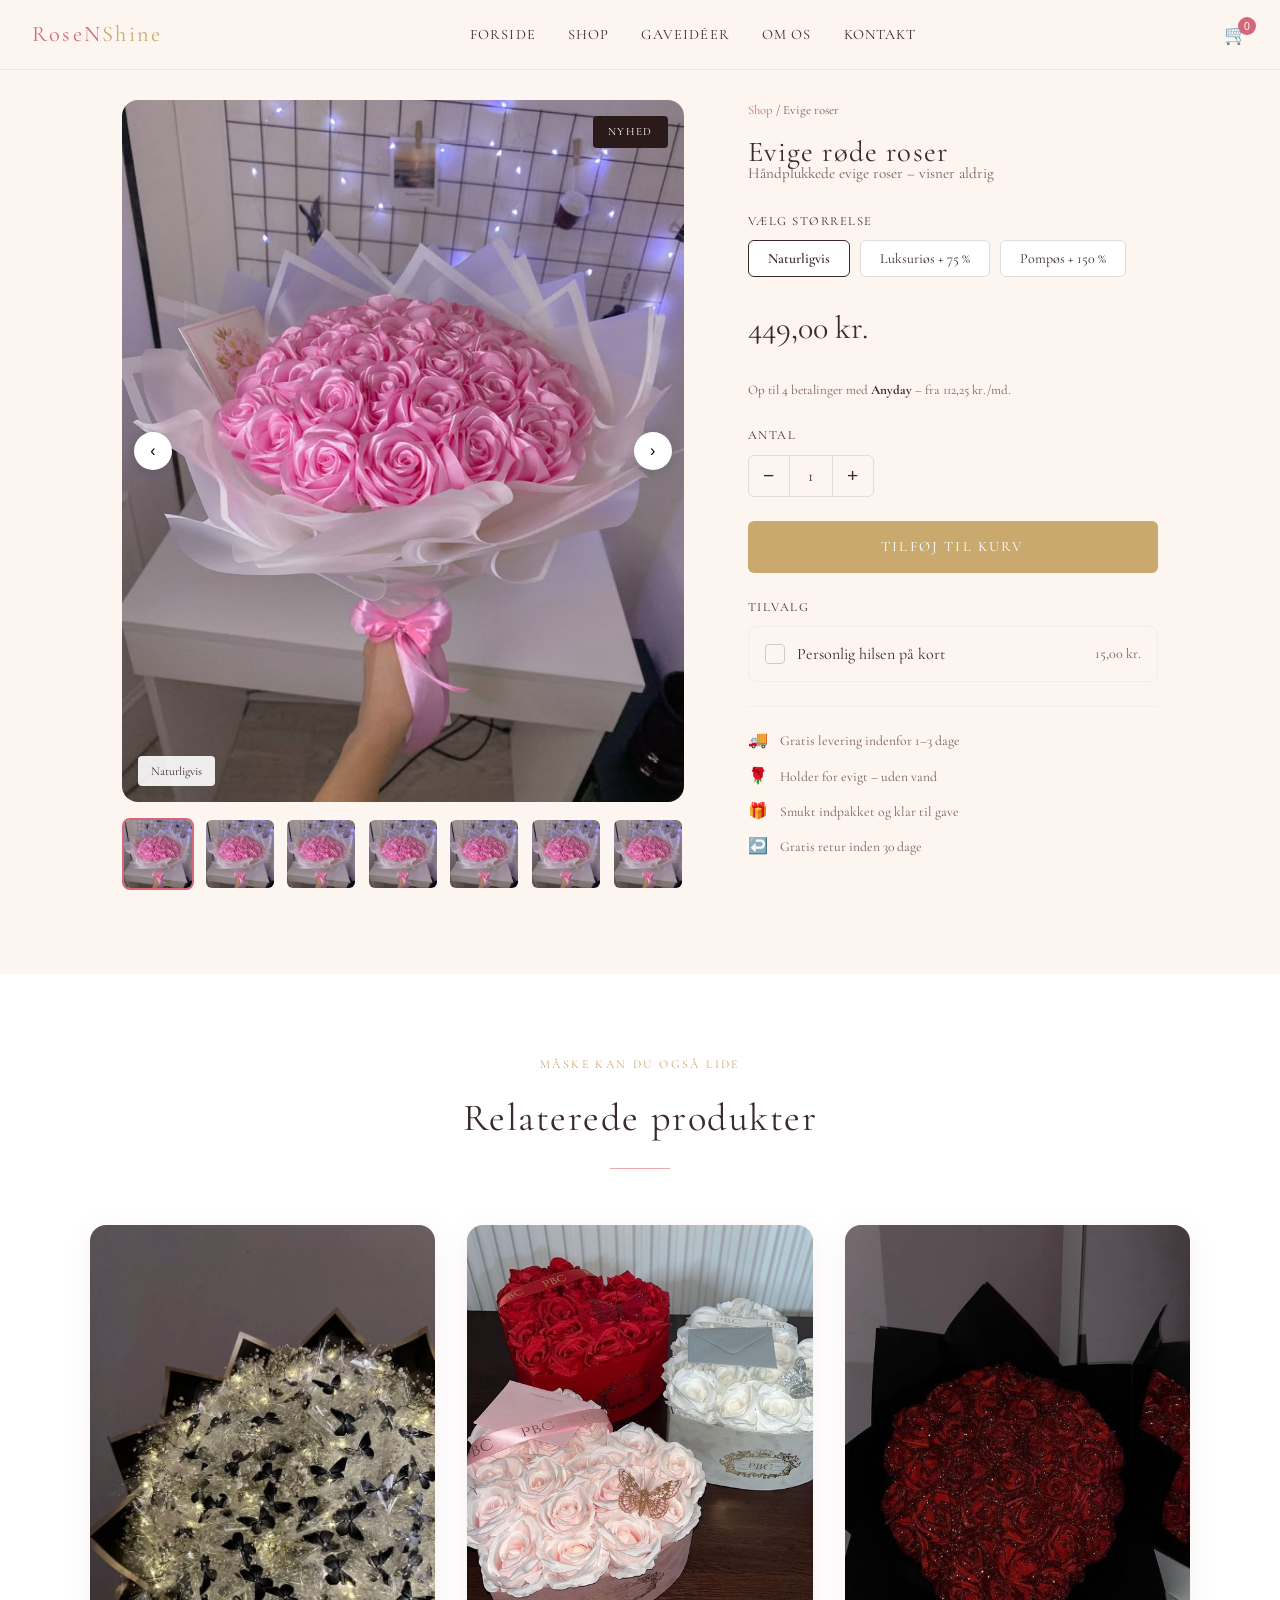
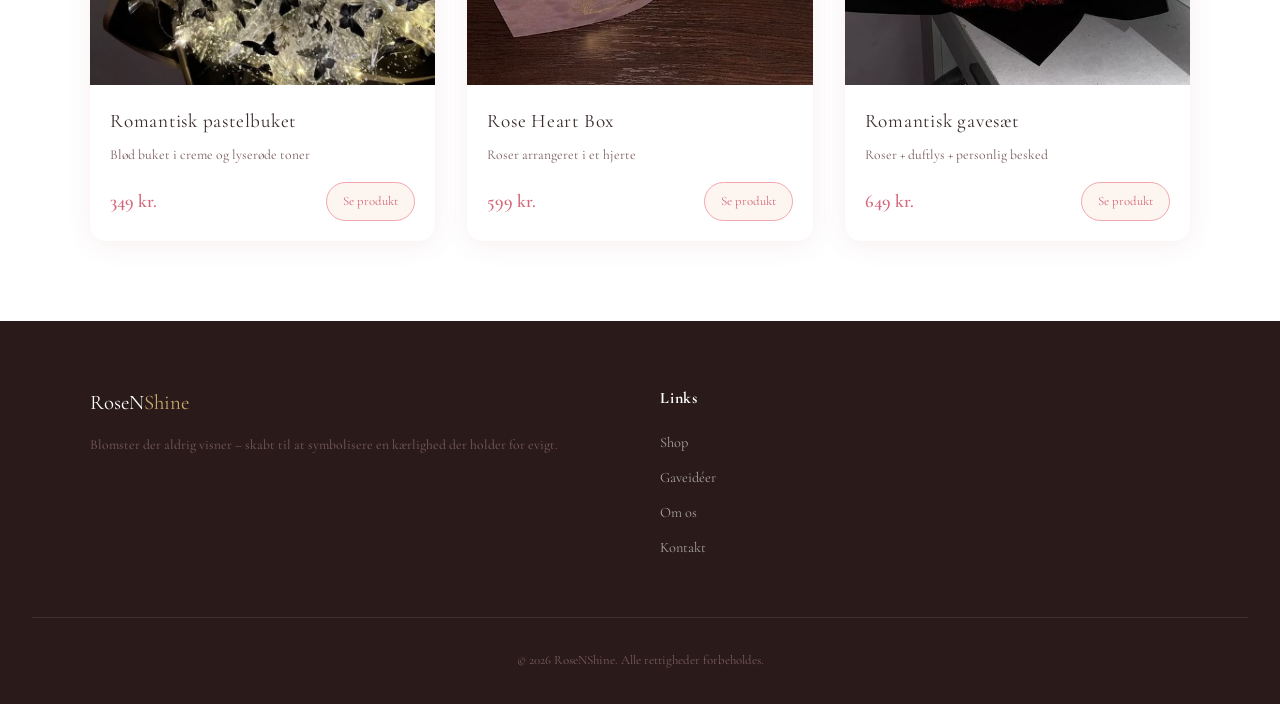
<file: produkt-detalje.html>
<!DOCTYPE html>
<html lang="da">
<head>
  <meta charset="UTF-8">
  <meta name="viewport" content="width=device-width, initial-scale=1.0">
  <title>Produkt – RoseNShine</title>
  <link rel="preconnect" href="https://fonts.googleapis.com">
  <link href="https://fonts.googleapis.com/css2?family=Cormorant+Garamond:ital,wght@0,300;0,400;0,600;1,400&display=swap" rel="stylesheet">
  <link rel="stylesheet" href="css/style.css">
  <style>
    .toast { position:fixed;bottom:2rem;left:50%;transform:translateX(-50%) translateY(20px);background:#2a1a1a;color:white;padding:.85rem 1.75rem;border-radius:50px;font-size:.9rem;opacity:0;transition:all .3s;z-index:999; }
    .toast.show { opacity:1;transform:translateX(-50%) translateY(0); }

    .pd-wrapper {
      max-width: 1100px; margin: 0 auto;
      padding: 100px 2rem 5rem;
      display: grid; grid-template-columns: 1fr 1fr;
      gap: 4rem; align-items: start;
    }

    /* ===== BILLEDE GALLERI ===== */
    .gallery { display: flex; flex-direction: column; gap: 1rem; }

    .main-img-wrap {
      position: relative; border-radius: 16px; overflow: hidden;
      aspect-ratio: 4/5; background: #f5eded;
    }
    .main-img-wrap img {
      width: 100%; height: 100%; object-fit: cover;
      transition: opacity 0.3s;
    }
    .badge-nyhed {
      position: absolute; top: 1rem; right: 1rem;
      background: #2a1a1a; color: white;
      font-size: 0.7rem; letter-spacing: 0.15em; text-transform: uppercase;
      padding: 0.4rem 0.9rem; border-radius: 4px;
    }
    .gallery-label {
      position: absolute; bottom: 1rem; left: 1rem;
      background: rgba(255,255,255,0.9); color: var(--tekst);
      font-size: 0.75rem; padding: 0.3rem 0.8rem; border-radius: 4px;
    }

    /* Pile */
    .gallery-arrow {
      position: absolute; top: 50%; transform: translateY(-50%);
      background: white; border: none; border-radius: 50%;
      width: 38px; height: 38px; cursor: pointer;
      box-shadow: 0 2px 12px rgba(0,0,0,0.12);
      font-size: 1rem; display: flex; align-items: center; justify-content: center;
      transition: box-shadow 0.2s; z-index: 2;
    }
    .gallery-arrow:hover { box-shadow: 0 4px 20px rgba(0,0,0,0.2); }
    .gallery-arrow.prev { left: 0.75rem; }
    .gallery-arrow.next { right: 0.75rem; }

    /* Thumbnails */
    .thumbnails {
      display: flex; gap: 0.6rem; overflow-x: auto;
      padding-bottom: 0.25rem;
    }
    .thumbnails::-webkit-scrollbar { height: 4px; }
    .thumbnails::-webkit-scrollbar-thumb { background: var(--rose); border-radius: 2px; }
    .thumb {
      width: 72px; height: 72px; flex-shrink: 0;
      border-radius: 8px; overflow: hidden; cursor: pointer;
      border: 2px solid transparent; transition: border-color 0.2s;
    }
    .thumb.active { border-color: var(--rose-dark); }
    .thumb img { width: 100%; height: 100%; object-fit: cover; }

    /* ===== HØJRE SIDE ===== */
    .pd-info { display: flex; flex-direction: column; gap: 1.5rem; }

    .pd-info h1 { font-size: 1.8rem; margin-bottom: 0; }
    .pd-subtitle { color: var(--tekst-lys); font-size: 0.95rem; margin-top: -1rem; }

    /* Størrelse */
    .størrelse-grid { display: flex; gap: 0.6rem; flex-wrap: wrap; }
    .størrelse-btn {
      padding: 0.55rem 1.2rem; border-radius: 6px;
      border: 1.5px solid #ddd; background: white;
      font-family: inherit; font-size: 0.88rem; cursor: pointer;
      transition: all 0.2s; color: var(--tekst);
    }
    .størrelse-btn:hover { border-color: var(--rose-dark); }
    .størrelse-btn.active { border-color: var(--tekst); background: white; font-weight: 600; }

    /* Pris */
    .pris-blok { display: flex; align-items: baseline; gap: 0.75rem; }
    .pris-stor { font-size: 2rem; color: var(--tekst); }
    .pris-anyday { font-size: 0.82rem; color: var(--tekst-lys); }
    .pris-anyday strong { color: var(--tekst); }

    /* Antal */
    .antal-kontrol { display: flex; align-items: center; gap: 0; border: 1.5px solid #ddd; border-radius: 6px; width: fit-content; }
    .antal-kontrol button {
      width: 40px; height: 40px; background: none; border: none;
      font-size: 1.2rem; cursor: pointer; color: var(--tekst);
      transition: background 0.2s; border-radius: 4px;
    }
    .antal-kontrol button:hover { background: var(--creme); }
    .antal-kontrol span {
      width: 44px; text-align: center; font-size: 1rem;
      border-left: 1.5px solid #ddd; border-right: 1.5px solid #ddd;
      line-height: 40px;
    }

    /* Tilføj til kurv */
    .tilfoej-btn {
      width: 100%; padding: 1.1rem;
      background: var(--guld); color: white;
      border: none; border-radius: 6px;
      font-family: inherit; font-size: 0.9rem;
      letter-spacing: 0.15em; text-transform: uppercase;
      cursor: pointer; transition: background 0.2s;
    }
    .tilfoej-btn:hover { background: #b8924a; }

    /* Tilvalg */
    .tilvalg-liste { display: flex; flex-direction: column; gap: 0.6rem; }
    .tilvalg-item {
      display: flex; align-items: center; justify-content: space-between;
      padding: 0.85rem 1rem; border: 1.5px solid #eee; border-radius: 8px;
      cursor: pointer; transition: border-color 0.2s;
    }
    .tilvalg-item:hover { border-color: var(--rose); }
    .tilvalg-item.valgt { border-color: var(--rose-dark); background: #fff5f7; }
    .tilvalg-venstre { display: flex; align-items: center; gap: 0.75rem; }
    .tilvalg-check {
      width: 20px; height: 20px; border: 1.5px solid #ccc; border-radius: 4px;
      display: flex; align-items: center; justify-content: center;
      font-size: 0.75rem; transition: all 0.2s; flex-shrink: 0;
    }
    .tilvalg-item.valgt .tilvalg-check { background: var(--rose-dark); border-color: var(--rose-dark); color: white; }
    .tilvalg-pris { font-size: 0.88rem; color: var(--tekst-lys); white-space: nowrap; }

    /* USP liste */
    .usp-liste { display: flex; flex-direction: column; gap: 0.5rem; border-top: 1px solid #eee; padding-top: 1.25rem; }
    .usp-item { display: flex; align-items: center; gap: 0.75rem; font-size: 0.85rem; color: var(--tekst-lys); }
    .usp-item .usp-icon { font-size: 1rem; }

    /* Sektion label */
    .sektion-label {
      font-size: 0.78rem; letter-spacing: 0.12em; text-transform: uppercase;
      color: var(--tekst); margin-bottom: 0.5rem; display: block;
    }

    @media(max-width: 768px) {
      .pd-wrapper { grid-template-columns: 1fr; padding-top: 90px; gap: 2rem; }
    }
  </style>
</head>
<body>

<div class="spinner-overlay" id="spinner"><div class="spinner"></div></div>

<nav>
  <a href="index.html" class="nav-logo">RoseN<span>Shine</span></a>
  <ul class="nav-links">
    <li><a href="index.html">Forside</a></li>
    <li><a href="shop.html">Shop</a></li>
    <li><a href="gaveideer.html">Gaveidéer</a></li>
    <li><a href="om-os.html">Om os</a></li>
    <li><a href="kontakt.html">Kontakt</a></li>
  </ul>
  <div class="nav-icons">
    <button onclick="location.href='kurv.html'" title="Kurv">🛒<span class="cart-count">0</span></button>
    <button class="hamburger" aria-label="Menu"><span></span><span></span><span></span></button>
  </div>
</nav>

<div class="pd-wrapper">

  <!-- GALLERI -->
  <div class="gallery">
    <div class="main-img-wrap">
      <img id="main-img" src="css/blomst1.jpg" alt="Produkt billede">
      <span class="badge-nyhed">Nyhed</span>
      <span class="gallery-label" id="gallery-label">Naturligvis</span>
      <button class="gallery-arrow prev" onclick="skiftBillede(-1)">‹</button>
      <button class="gallery-arrow next" onclick="skiftBillede(1)">›</button>
    </div>
    <div class="thumbnails" id="thumbnails">
      <div class="thumb active" onclick="vælgBillede(0)"><img id="thumb-0" src="" alt=""></div>
      <div class="thumb" onclick="vælgBillede(1)"><img id="thumb-1" src="" alt=""></div>
      <div class="thumb" onclick="vælgBillede(2)"><img id="thumb-2" src="" alt=""></div>
      <div class="thumb" onclick="vælgBillede(3)"><img id="thumb-3" src="" alt=""></div>
      <div class="thumb" onclick="vælgBillede(4)"><img id="thumb-4" src="" alt=""></div>
      <div class="thumb" onclick="vælgBillede(5)"><img id="thumb-5" src="" alt=""></div>
      <div class="thumb" onclick="vælgBillede(6)"><img id="thumb-6" src="" alt=""></div>
    </div>
  </div>

  <!-- INFO -->
  <div class="pd-info">
    <div>
      <p style="font-size:0.8rem;color:var(--tekst-lys);margin-bottom:0.4rem"><a href="shop.html" style="color:var(--rose-dark)">Shop</a> / Evige roser</p>
      <h1 id="pd-navn">Evige røde roser</h1>
      <p class="pd-subtitle">Håndplukkede evige roser – visner aldrig</p>
    </div>

    <!-- STØRRELSE -->
    <div>
      <span class="sektion-label">Vælg størrelse</span>
      <div class="størrelse-grid">
        <button class="størrelse-btn active" data-mult="1" data-label="Naturligvis" onclick="vælgStørrelse(this)">Naturligvis</button>
        <button class="størrelse-btn" data-mult="1.75" data-label="Luksuriøs" onclick="vælgStørrelse(this)">Luksuriøs + 75 %</button>
        <button class="størrelse-btn" data-mult="2.5" data-label="Pompøs" onclick="vælgStørrelse(this)">Pompøs + 150 %</button>
      </div>
    </div>

    <!-- PRIS -->
    <div class="pris-blok">
      <span class="pris-stor" id="pd-pris">449,00 kr.</span>
    </div>
    <p class="pris-anyday">Op til 4 betalinger med <strong>Anyday</strong> – fra <span id="anyday-pris">112,25 kr.</span>/md.</p>

    <!-- ANTAL -->
    <div>
      <span class="sektion-label">Antal</span>
      <div class="antal-kontrol">
        <button onclick="ændreAntal(-1)">−</button>
        <span id="antal-vis">1</span>
        <button onclick="ændreAntal(1)">+</button>
      </div>
    </div>

    <!-- TILFØJ TIL KURV -->
    <button class="tilfoej-btn" onclick="tilfoejTilKurv()">Tilføj til kurv</button>

    <!-- TILVALG -->
    <div>
      <span class="sektion-label">Tilvalg</span>
      <div class="tilvalg-liste">
        <div class="tilvalg-item" onclick="toggleHilsen(this)">
          <div class="tilvalg-venstre">
            <div class="tilvalg-check" id="hilsen-check"></div>
            <span>Personlig hilsen på kort</span>
          </div>
          <span class="tilvalg-pris">15,00 kr.</span>
        </div>
        <div id="hilsen-felt" style="display:none;margin-top:0.5rem">
          <textarea class="besked-input" id="hilsen-tekst" placeholder="Skriv din personlige hilsen her... ❤️" style="height:80px;width:100%;padding:.85rem 1rem;border:1.5px solid #e8d5d5;border-radius:10px;font-family:inherit;font-size:.95rem;background:var(--creme);outline:none;resize:none"></textarea>
        </div>
      </div>
    </div>

    <!-- USP -->
    <div class="usp-liste">
      <div class="usp-item"><span class="usp-icon">🚚</span> Gratis levering indenfor 1–3 dage</div>
      <div class="usp-item"><span class="usp-icon">🌹</span> Holder for evigt – uden vand</div>
      <div class="usp-item"><span class="usp-icon">🎁</span> Smukt indpakket og klar til gave</div>
      <div class="usp-item"><span class="usp-icon">↩️</span> Gratis retur inden 30 dage</div>
    </div>
  </div>
</div>

<!-- RELATEREDE PRODUKTER -->
<section style="background:white">
  <div class="section-header">
    <span class="section-tag">Måske kan du også lide</span>
    <h2>Relaterede produkter</h2>
    <div class="divider"></div>
  </div>
  <div class="products-grid" style="max-width:1100px;margin:0 auto">
    <div class="product-card" data-cat="roser">
      <div class="product-img">
        <a href="produkt-detalje.html?from=produkt-detalje.html&id=pastel-buket&img=css/blomst2.jpg&navn=Romantisk pastelbuket&pris=349">
          <img src="css/blomst2.jpg" alt="Pastelbuket">
        </a>
      </div>
      <div class="product-info">
        <h3>Romantisk pastelbuket</h3>
        <p class="desc">Blød buket i creme og lyserøde toner</p>
        <div class="product-footer">
          <span class="live-pris">349 kr.</span>
          <a href="produkt-detalje.html?from=produkt-detalje.html&id=pastel-buket&img=css/blomst2.jpg&navn=Romantisk pastelbuket&pris=349" class="btn-cart">Se produkt</a>
        </div>
      </div>
    </div>
    <div class="product-card" data-cat="roser">
      <div class="product-img">
        <a href="produkt-detalje.html?from=produkt-detalje.html&id=heart-box&img=css/blomst18.jpg&navn=Rose Heart Box&pris=599">
          <img src="css/blomst18.jpg" alt="Rose Heart Box">
        </a>
      </div>
      <div class="product-info">
        <h3>Rose Heart Box</h3>
        <p class="desc">Roser arrangeret i et hjerte</p>
        <div class="product-footer">
          <span class="live-pris">599 kr.</span>
          <a href="produkt-detalje.html?from=produkt-detalje.html&id=heart-box&img=css/blomst18.jpg&navn=Rose Heart Box&pris=599" class="btn-cart">Se produkt</a>
        </div>
      </div>
    </div>
    <div class="product-card" data-cat="gaver">
      <div class="product-img">
        <a href="produkt-detalje.html?from=produkt-detalje.html&id=gavesaet&img=css/blomst4.jpg&navn=Romantisk gavesæt&pris=649">
          <img src="css/blomst4.jpg" alt="Gavesæt">
        </a>
      </div>
      <div class="product-info">
        <h3>Romantisk gavesæt</h3>
        <p class="desc">Roser + duftlys + personlig besked</p>
        <div class="product-footer">
          <span class="live-pris">649 kr.</span>
          <a href="produkt-detalje.html?from=produkt-detalje.html&id=gavesaet&img=css/blomst4.jpg&navn=Romantisk gavesæt&pris=649" class="btn-cart">Se produkt</a>
        </div>
      </div>
    </div>
  </div>
</section>

<footer>
  <div class="footer-grid">
    <div class="footer-col">
      <div class="footer-logo">RoseN<span>Shine</span></div>
      <p>Blomster der aldrig visner – skabt til at symbolisere en kærlighed der holder for evigt.</p>
    </div>
    <div class="footer-col">
      <h4>Links</h4>
      <ul>
        <li><a href="shop.html">Shop</a></li>
        <li><a href="gaveideer.html">Gaveidéer</a></li>
        <li><a href="om-os.html">Om os</a></li>
        <li><a href="kontakt.html">Kontakt</a></li>
      </ul>
    </div>
  </div>
  <div class="footer-bottom"><p>© 2026 RoseNShine. Alle rettigheder forbeholdes.</p></div>
</footer>

<script src="js/main.js"></script>
<script>
  // Læs URL-parametre
  const params = new URLSearchParams(window.location.search);
  const produktImg = params.get('img') || 'css/blomst1.jpg';
  const produktNavn = params.get('navn') || 'Evige røde roser';
  const produktPris = parseInt(params.get('pris')) || 449;

  // Sæt navn og billede
  document.getElementById('pd-navn').textContent = produktNavn;
  document.getElementById('main-img').src = produktImg;

  // Alle thumbnails bruger samme produktbillede
  const billeder = Array(7).fill({ src: produktImg, label: produktNavn });
  for (let i = 0; i < 7; i++) {
    document.getElementById('thumb-' + i).src = produktImg;
  }
  let aktivtBillede = 0;
  let basispris = produktPris;
  let størrelsesMult = 1;
  let antal = 1;

  // Opdater startpris
  opdaterPris();

  function vælgBillede(i) {
    aktivtBillede = i;
    document.getElementById('main-img').style.opacity = '0';
    setTimeout(() => {
      document.getElementById('main-img').src = billeder[i].src;
      document.getElementById('main-img').style.opacity = '1';
      document.getElementById('gallery-label').textContent = billeder[i].label;
    }, 150);
    document.querySelectorAll('.thumb').forEach((t, idx) => t.classList.toggle('active', idx === i));
  }

  function skiftBillede(retning) {
    aktivtBillede = (aktivtBillede + retning + billeder.length) % billeder.length;
    vælgBillede(aktivtBillede);
  }

  function vælgStørrelse(btn) {
    document.querySelectorAll('.størrelse-btn').forEach(b => b.classList.remove('active'));
    btn.classList.add('active');
    størrelsesMult = parseFloat(btn.dataset.mult);
    opdaterPris();
  }

  function ændreAntal(delta) {
    antal = Math.max(1, antal + delta);
    document.getElementById('antal-vis').textContent = antal;
    opdaterPris();
  }

  function opdaterPris() {
    const pris = Math.round(basispris * størrelsesMult * antal);
    document.getElementById('pd-pris').textContent = pris.toLocaleString('da-DK') + ',00 kr.';
    document.getElementById('anyday-pris').textContent = (pris / 4).toFixed(2).replace('.', ',') + ' kr.';
  }

  function toggleTilvalg(el) {
    el.classList.toggle('valgt');
    const check = el.querySelector('.tilvalg-check');
    check.textContent = el.classList.contains('valgt') ? '✓' : '';
  }

  function toggleHilsen(el) {
    el.classList.toggle('valgt');
    const check = document.getElementById('hilsen-check');
    const felt = document.getElementById('hilsen-felt');
    const valgt = el.classList.contains('valgt');
    check.textContent = valgt ? '✓' : '';
    felt.style.display = valgt ? 'block' : 'none';
    if (valgt) document.getElementById('hilsen-tekst').focus();
  }

  function tilfoejTilKurv() {
    const navn = document.getElementById('pd-navn').textContent;
    const pris = Math.round(basispris * størrelsesMult);
    const img = billeder[aktivtBillede].src;
    for (let i = 0; i < antal; i++) {
      addToCart('pd-' + Date.now(), navn, pris, img);
    }
  }
</script>
</body>
</html>
</file>
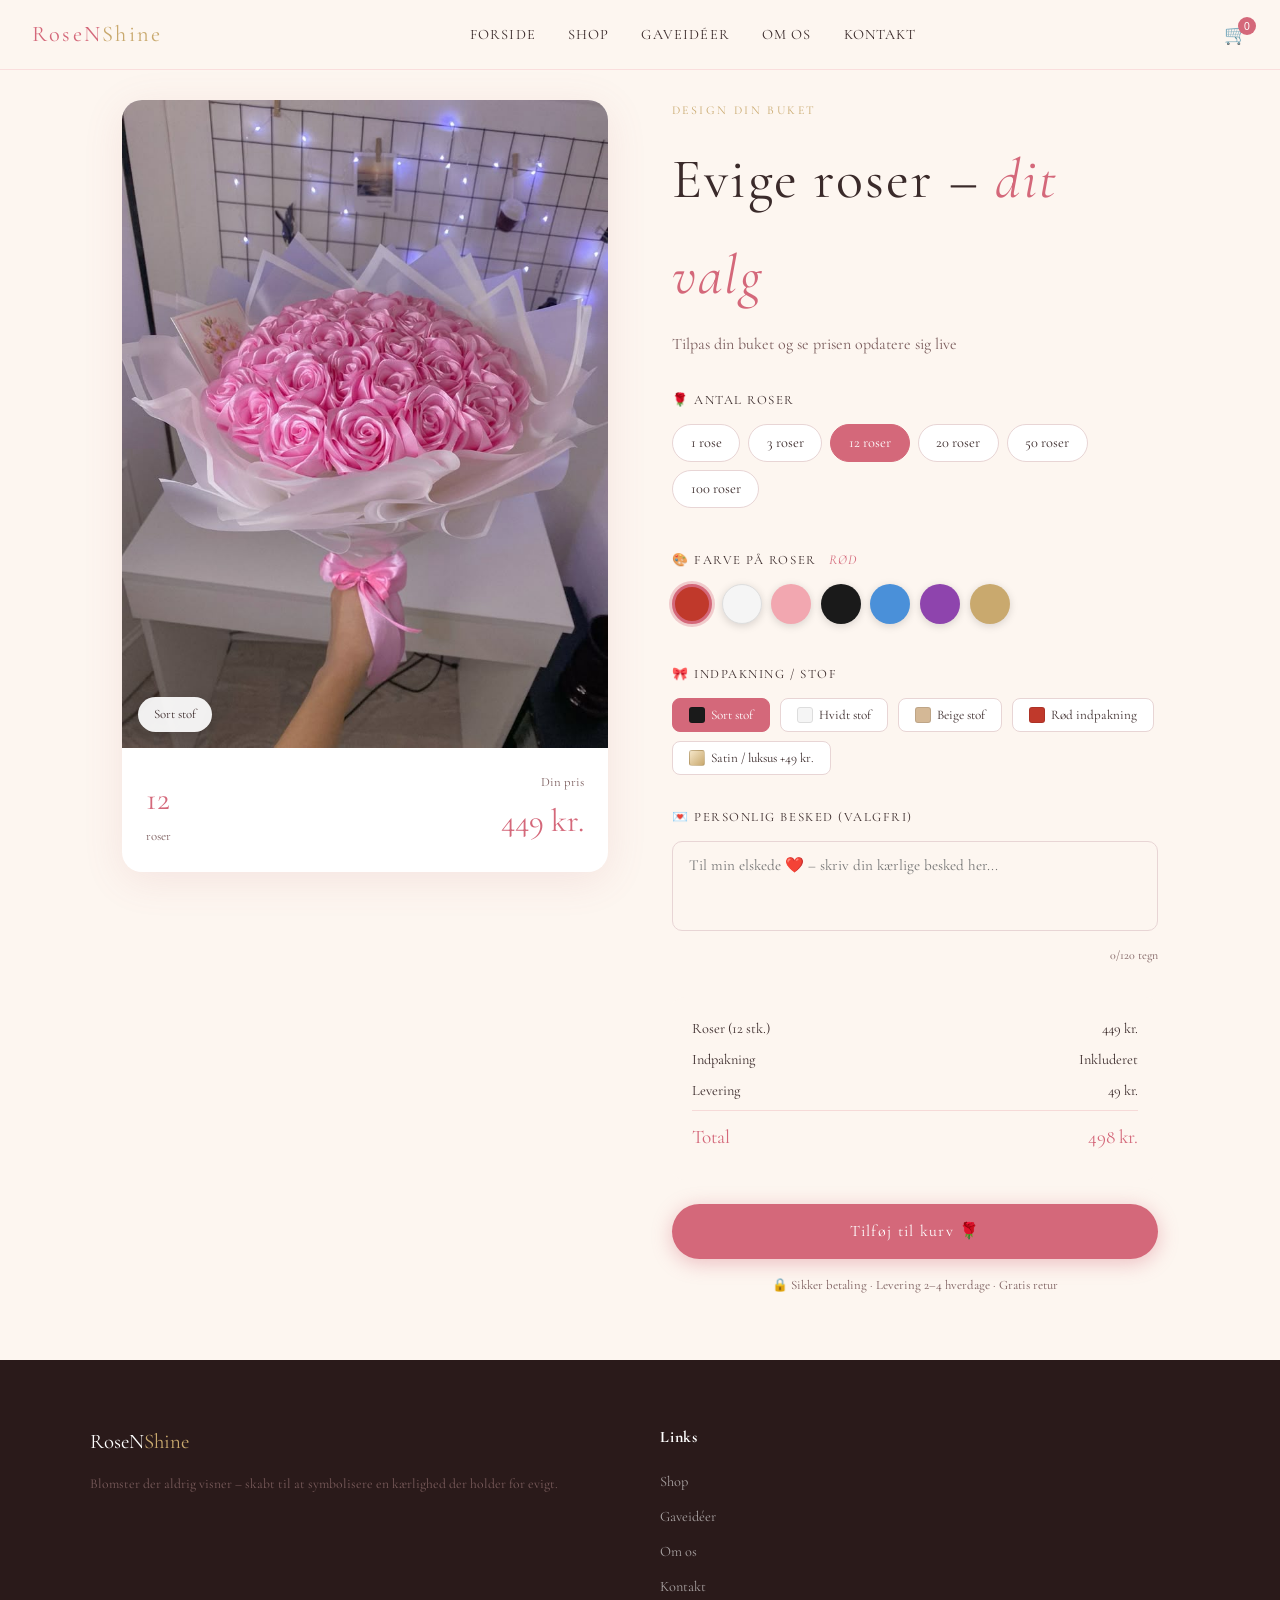
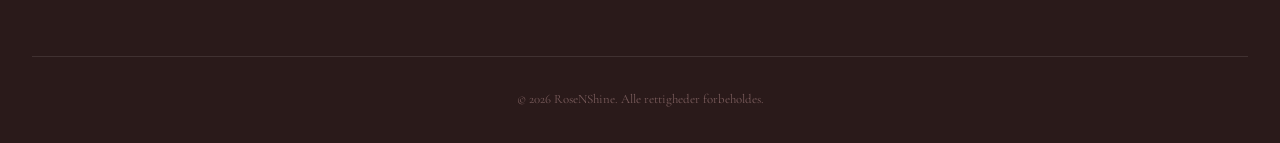
<file: produkt.html>
<!DOCTYPE html>
<html lang="da">
<head>
  <meta charset="UTF-8">
  <meta name="viewport" content="width=device-width, initial-scale=1.0">
  <title>Design din buket – RoseNShine</title>
  <link rel="preconnect" href="https://fonts.googleapis.com">
  <link href="https://fonts.googleapis.com/css2?family=Cormorant+Garamond:ital,wght@0,300;0,400;0,600;1,400&display=swap" rel="stylesheet">
  <link rel="stylesheet" href="css/style.css">
  <style>
    .toast { position:fixed;bottom:2rem;left:50%;transform:translateX(-50%) translateY(20px);background:#2a1a1a;color:white;padding:.85rem 1.75rem;border-radius:50px;font-size:.9rem;opacity:0;transition:all .3s;z-index:999; }
    .toast.show { opacity:1;transform:translateX(-50%) translateY(0); }

    /* ===== PRODUKT LAYOUT ===== */
    .produkt-wrapper {
      max-width: 1100px; margin: 0 auto;
      padding: 100px 2rem 4rem;
      display: grid; grid-template-columns: 1fr 1fr; gap: 4rem; align-items: start;
    }

    /* ===== PREVIEW ===== */
    .preview-box {
      position: sticky; top: 90px;
      background: white; border-radius: 20px;
      box-shadow: 0 8px 40px rgba(180,100,110,0.12);
      overflow: hidden;
    }
    .preview-img-wrap {
      position: relative; aspect-ratio: 3/4; overflow: hidden;
      background: #fdf0f3;
      display: flex; align-items: center; justify-content: center;
    }
    .preview-img-wrap img {
      width: 100%; height: 100%; object-fit: cover;
      transition: opacity 0.4s;
    }
    /* Farve overlay på billedet */
    .color-overlay {
      position: absolute; inset: 0;
      mix-blend-mode: multiply;
      opacity: 0.35;
      transition: background 0.4s;
      pointer-events: none;
    }
    /* Stof-badge */
    .fabric-badge {
      position: absolute; bottom: 1rem; left: 1rem;
      background: rgba(255,255,255,0.92); border-radius: 50px;
      padding: 0.4rem 1rem; font-size: 0.8rem;
      color: var(--tekst); box-shadow: 0 2px 10px rgba(0,0,0,0.1);
      transition: all 0.3s;
    }
    .preview-info {
      padding: 1.5rem;
      display: flex; justify-content: space-between; align-items: center;
    }
    .preview-info .rose-count-display {
      font-size: 2rem; color: var(--rose-dark);
    }
    .preview-info .rose-count-label { font-size: 0.8rem; color: var(--tekst-lys); }
    .preview-price-big {
      font-size: 2rem; color: var(--rose-dark);
    }

    /* ===== KONFIGURATOR ===== */
    .konfigurator h1 { margin-bottom: 0.5rem; }
    .konfigurator .subtitle { color: var(--tekst-lys); margin-bottom: 2rem; }

    .config-section { margin-bottom: 2rem; }
    .config-label {
      font-size: 0.8rem; letter-spacing: 0.12em; text-transform: uppercase;
      color: var(--tekst); margin-bottom: 0.75rem; display: block;
    }

    /* Antal roser */
    .antal-grid {
      display: flex; flex-wrap: wrap; gap: 0.5rem;
    }
    .antal-btn {
      padding: 0.6rem 1.1rem; border-radius: 50px;
      border: 1.5px solid #e8d5d5; background: white;
      font-family: inherit; font-size: 0.9rem; cursor: pointer;
      transition: all 0.2s; color: var(--tekst);
    }
    .antal-btn:hover { border-color: var(--rose-dark); color: var(--rose-dark); }
    .antal-btn.active {
      background: var(--rose-dark); color: white; border-color: var(--rose-dark);
    }

    /* Farvevalg */
    .farve-grid { display: flex; flex-wrap: wrap; gap: 0.6rem; }
    .farve-btn {
      width: 40px; height: 40px; border-radius: 50%;
      border: 3px solid transparent; cursor: pointer;
      transition: all 0.2s; position: relative;
      box-shadow: 0 2px 8px rgba(0,0,0,0.15);
    }
    .farve-btn:hover { transform: scale(1.15); }
    .farve-btn.active {
      border-color: var(--rose-dark);
      box-shadow: 0 0 0 3px rgba(212,104,122,0.3);
    }
    .farve-btn[title]::after {
      content: attr(title);
      position: absolute; bottom: -24px; left: 50%; transform: translateX(-50%);
      font-size: 0.65rem; white-space: nowrap; color: var(--tekst-lys);
      pointer-events: none; opacity: 0; transition: opacity 0.2s;
    }
    .farve-btn:hover::after { opacity: 1; }

    /* Stof */
    .stof-grid { display: flex; flex-wrap: wrap; gap: 0.6rem; }
    .stof-btn {
      padding: 0.5rem 1rem; border-radius: 8px;
      border: 1.5px solid #e8d5d5; background: white;
      font-family: inherit; font-size: 0.82rem; cursor: pointer;
      transition: all 0.2s; color: var(--tekst);
      display: flex; align-items: center; gap: 0.4rem;
    }
    .stof-btn:hover { border-color: var(--rose-dark); }
    .stof-btn.active { background: var(--rose-dark); color: white; border-color: var(--rose-dark); }
    .stof-swatch {
      width: 16px; height: 16px; border-radius: 3px;
      border: 1px solid rgba(0,0,0,0.1);
    }

    /* Besked */
    .besked-input {
      width: 100%; padding: 0.85rem 1rem;
      border: 1.5px solid #e8d5d5; border-radius: 10px;
      font-family: inherit; font-size: 0.95rem;
      background: var(--creme); outline: none;
      transition: border-color 0.2s; resize: none; height: 90px;
    }
    .besked-input:focus { border-color: var(--rose-dark); }
    .char-count { font-size: 0.75rem; color: var(--tekst-lys); text-align: right; margin-top: 0.3rem; }

    /* Pris sektion */
    .pris-breakdown {
      background: var(--creme); border-radius: 12px; padding: 1.25rem;
      margin-bottom: 1.5rem;
    }
    .pris-row { display: flex; justify-content: space-between; font-size: 0.9rem; margin-bottom: 0.4rem; }
    .pris-row.total-row {
      font-size: 1.2rem; color: var(--rose-dark);
      border-top: 1px solid rgba(212,104,122,0.2);
      padding-top: 0.6rem; margin-top: 0.4rem;
    }

    .add-btn {
      width: 100%; padding: 1.1rem;
      background: var(--rose-dark); color: white;
      border: none; border-radius: 50px; font-family: inherit;
      font-size: 1rem; letter-spacing: 0.08em; cursor: pointer;
      transition: all 0.3s; box-shadow: 0 4px 20px rgba(212,104,122,0.4);
    }
    .add-btn:hover { background: #b85568; transform: translateY(-2px); }

    /* Valgt farve navn */
    .selected-name {
      font-size: 0.85rem; color: var(--rose-dark);
      margin-left: 0.5rem; font-style: italic;
    }

    @media(max-width: 768px) {
      .produkt-wrapper { grid-template-columns: 1fr; padding-top: 90px; }
      .preview-box { position: static; }
    }
  </style>
</head>
<body>

<nav>
  <a href="index.html" class="nav-logo">RoseN<span>Shine</span></a>
  <ul class="nav-links">
    <li><a href="index.html">Forside</a></li>
    <li><a href="shop.html">Shop</a></li>
    <li><a href="gaveideer.html">Gaveidéer</a></li>
    <li><a href="om-os.html">Om os</a></li>
    <li><a href="kontakt.html">Kontakt</a></li>
  </ul>
  <div class="nav-icons">
    <button onclick="location.href='kurv.html'" title="Kurv">🛒<span class="cart-count">0</span></button>
    <button class="hamburger" aria-label="Menu"><span></span><span></span><span></span></button>
  </div>
</nav>

<div class="produkt-wrapper">

  <!-- VENSTRE: PREVIEW -->
  <div class="preview-box">
    <div class="preview-img-wrap">
      <img id="preview-img" src="css/blomst1.jpg" alt="Din buket">
      <div class="color-overlay" id="color-overlay"></div>
      <div class="fabric-badge" id="fabric-badge">Sort stof</div>
    </div>
    <div class="preview-info">
      <div>
        <div class="rose-count-display" id="preview-count">12</div>
        <div class="rose-count-label">roser</div>
      </div>
      <div style="text-align:right">
        <div style="font-size:0.8rem;color:var(--tekst-lys)">Din pris</div>
        <div class="preview-price-big" id="preview-price">449 kr.</div>
      </div>
    </div>
  </div>

  <!-- HØJRE: KONFIGURATOR -->
  <div class="konfigurator">
    <span class="section-tag">Design din buket</span>
    <h1>Evige roser – <em style="color:var(--rose-dark);font-style:italic">dit valg</em></h1>
    <p class="subtitle">Tilpas din buket og se prisen opdatere sig live</p>

    <!-- ANTAL ROSER -->
    <div class="config-section">
      <span class="config-label">🌹 Antal roser</span>
      <div class="antal-grid">
        <button class="antal-btn" data-antal="1" data-pris="49">1 rose</button>
        <button class="antal-btn" data-antal="3" data-pris="129">3 roser</button>
        <button class="antal-btn active" data-antal="12" data-pris="449">12 roser</button>
        <button class="antal-btn" data-antal="20" data-pris="699">20 roser</button>
        <button class="antal-btn" data-antal="50" data-pris="1499">50 roser</button>
        <button class="antal-btn" data-antal="100" data-pris="2799">100 roser</button>
      </div>
    </div>

    <!-- FARVE PÅ ROSER -->
    <div class="config-section" style="margin-top:2.5rem">
      <span class="config-label">🎨 Farve på roser <span class="selected-name" id="farve-navn">Rød</span></span>
      <div class="farve-grid">
        <button class="farve-btn active" style="background:#c0392b" title="Rød" data-farve="rød" data-hex="#c0392b" data-img="css/blomst1.jpg"></button>
        <button class="farve-btn" style="background:#f5f5f5;border:1px solid #ddd" title="Hvid" data-farve="hvid" data-hex="#f0f0f0" data-img="css/blomst3.jpg"></button>
        <button class="farve-btn" style="background:#f2a7b0" title="Lyserød" data-farve="lyserød" data-hex="#f2a7b0" data-img="css/blomst2.jpg"></button>
        <button class="farve-btn" style="background:#1a1a1a" title="Sort" data-farve="sort" data-hex="#2a1a1a" data-img="css/blomst14.jpg"></button>
        <button class="farve-btn" style="background:#4a90d9" title="Blå" data-farve="blå" data-hex="#4a90d9" data-img="css/blomst6.jpg"></button>
        <button class="farve-btn" style="background:#8e44ad" title="Lilla" data-farve="lilla" data-hex="#8e44ad" data-img="css/blomst8.jpg"></button>
        <button class="farve-btn" style="background:#c9a96e" title="Guld" data-farve="guld" data-hex="#c9a96e" data-img="css/blomst17.jpg"></button>
      </div>
    </div>

    <!-- FARVE PÅ STOF -->
    <div class="config-section" style="margin-top:2.5rem">
      <span class="config-label">🎀 Indpakning / stof</span>
      <div class="stof-grid">
        <button class="stof-btn active" data-stof="Sort stof" data-stofpris="0">
          <span class="stof-swatch" style="background:#1a1a1a"></span> Sort stof
        </button>
        <button class="stof-btn" data-stof="Hvidt stof" data-stofpris="0">
          <span class="stof-swatch" style="background:#f5f5f5;border:1px solid #ddd"></span> Hvidt stof
        </button>
        <button class="stof-btn" data-stof="Beige stof" data-stofpris="0">
          <span class="stof-swatch" style="background:#d4b896"></span> Beige stof
        </button>
        <button class="stof-btn" data-stof="Rød indpakning" data-stofpris="0">
          <span class="stof-swatch" style="background:#c0392b"></span> Rød indpakning
        </button>
        <button class="stof-btn" data-stof="Satin / luksus" data-stofpris="49">
          <span class="stof-swatch" style="background:linear-gradient(135deg,#f5e6c8,#c9a96e)"></span> Satin / luksus +49 kr.
        </button>
      </div>
    </div>

    <!-- PERSONLIG BESKED -->
    <div class="config-section" style="margin-top:2rem">
      <span class="config-label">💌 Personlig besked (valgfri)</span>
      <textarea class="besked-input" id="besked" maxlength="120" placeholder="Til min elskede ❤️ – skriv din kærlige besked her..."></textarea>
      <div class="char-count"><span id="char-count">0</span>/120 tegn</div>
    </div>

    <!-- PRIS BREAKDOWN -->
    <div class="pris-breakdown">
      <div class="pris-row"><span>Roser (<span id="br-antal">12</span> stk.)</span><span id="br-rose-pris">449 kr.</span></div>
      <div class="pris-row"><span>Indpakning</span><span id="br-stof-pris">Inkluderet</span></div>
      <div class="pris-row"><span>Levering</span><span>49 kr.</span></div>
      <div class="pris-row total-row"><span>Total</span><span id="br-total">498 kr.</span></div>
    </div>

    <button class="add-btn" onclick="tilfoejTilKurv()">Tilføj til kurv 🌹</button>

    <p style="text-align:center;font-size:0.8rem;color:var(--tekst-lys);margin-top:1rem">
      🔒 Sikker betaling · Levering 2–4 hverdage · Gratis retur
    </p>
  </div>
</div>

<footer>
  <div class="footer-grid">
    <div class="footer-col">
      <div class="footer-logo">RoseN<span>Shine</span></div>
      <p>Blomster der aldrig visner – skabt til at symbolisere en kærlighed der holder for evigt.</p>
    </div>
    <div class="footer-col">
      <h4>Links</h4>
      <ul>
        <li><a href="shop.html">Shop</a></li>
        <li><a href="gaveideer.html">Gaveidéer</a></li>
        <li><a href="om-os.html">Om os</a></li>
        <li><a href="kontakt.html">Kontakt</a></li>
      </ul>
    </div>
  </div>
  <div class="footer-bottom"><p>© 2026 RoseNShine. Alle rettigheder forbeholdes.</p></div>
</footer>

<script src="js/main.js"></script>
<script>
  let valgtAntal = 12;
  let valgtPris = 449;
  let valgtStofPris = 0;
  let valgtFarveHex = '#c0392b';
  let valgtFarveNavn = 'Rød';
  let valgtStofNavn = 'Sort stof';
  let valgtImg = 'css/blomst1.jpg';

  // ===== ANTAL =====
  document.querySelectorAll('.antal-btn').forEach(btn => {
    btn.addEventListener('click', () => {
      document.querySelectorAll('.antal-btn').forEach(b => b.classList.remove('active'));
      btn.classList.add('active');
      valgtAntal = parseInt(btn.dataset.antal);
      valgtPris = parseInt(btn.dataset.pris);
      opdaterAlt();
    });
  });

  // ===== FARVE =====
  document.querySelectorAll('.farve-btn').forEach(btn => {
    btn.addEventListener('click', () => {
      document.querySelectorAll('.farve-btn').forEach(b => b.classList.remove('active'));
      btn.classList.add('active');
      valgtFarveHex = btn.dataset.hex;
      valgtFarveNavn = btn.dataset.farve;
      valgtImg = btn.dataset.img;
      opdaterAlt();
    });
  });

  // ===== STOF =====
  document.querySelectorAll('.stof-btn').forEach(btn => {
    btn.addEventListener('click', () => {
      document.querySelectorAll('.stof-btn').forEach(b => b.classList.remove('active'));
      btn.classList.add('active');
      valgtStofPris = parseInt(btn.dataset.stofpris);
      valgtStofNavn = btn.dataset.stof;
      opdaterAlt();
    });
  });

  // ===== BESKED TÆLLER =====
  document.getElementById('besked').addEventListener('input', function() {
    document.getElementById('char-count').textContent = this.value.length;
  });

  // ===== OPDATER ALT =====
  function opdaterAlt() {
    const total = valgtPris + valgtStofPris + 49;

    // Preview billede + farve overlay
    const img = document.getElementById('preview-img');
    img.style.opacity = '0';
    setTimeout(() => {
      img.src = valgtImg;
      img.style.opacity = '1';
    }, 200);

    document.getElementById('color-overlay').style.background = valgtFarveHex;
    document.getElementById('fabric-badge').textContent = valgtStofNavn;
    document.getElementById('preview-count').textContent = valgtAntal;
    document.getElementById('preview-price').textContent = (valgtPris + valgtStofPris) + ' kr.';
    document.getElementById('farve-navn').textContent = valgtFarveNavn.charAt(0).toUpperCase() + valgtFarveNavn.slice(1);

    // Breakdown
    document.getElementById('br-antal').textContent = valgtAntal;
    document.getElementById('br-rose-pris').textContent = valgtPris + ' kr.';
    document.getElementById('br-stof-pris').textContent = valgtStofPris > 0 ? valgtStofPris + ' kr.' : 'Inkluderet';
    document.getElementById('br-total').textContent = total + ' kr.';
  }

  // ===== TILFØJ TIL KURV =====
  function tilfoejTilKurv() {
    const besked = document.getElementById('besked').value;
    const navn = `${valgtAntal} ${valgtFarveNavn} roser (${valgtStofNavn})`;
    addToCart(
      `custom-${Date.now()}`,
      navn,
      valgtPris + valgtStofPris,
      valgtImg
    );
    if (besked) showToast(`Buket tilføjet med besked: "${besked.substring(0,30)}..." 💌`);
  }
</script>
</body>
</html>
</file>
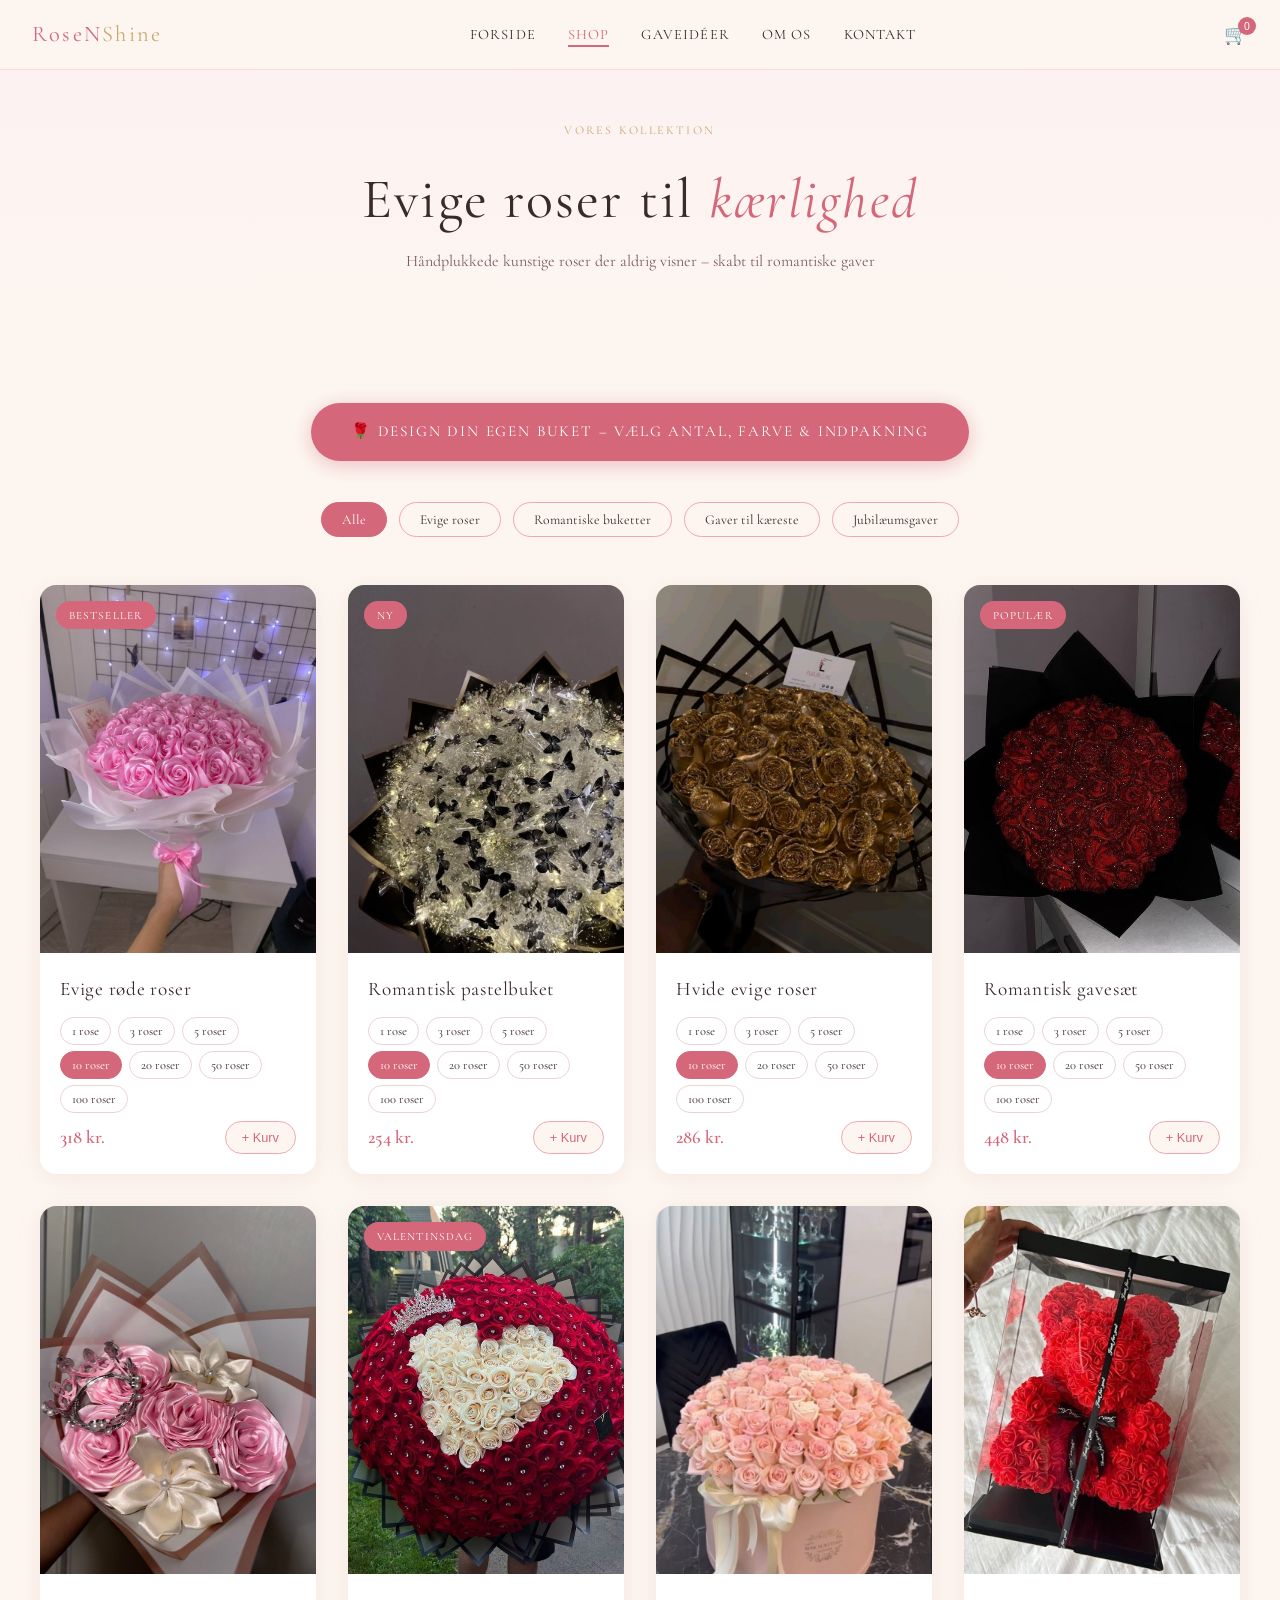
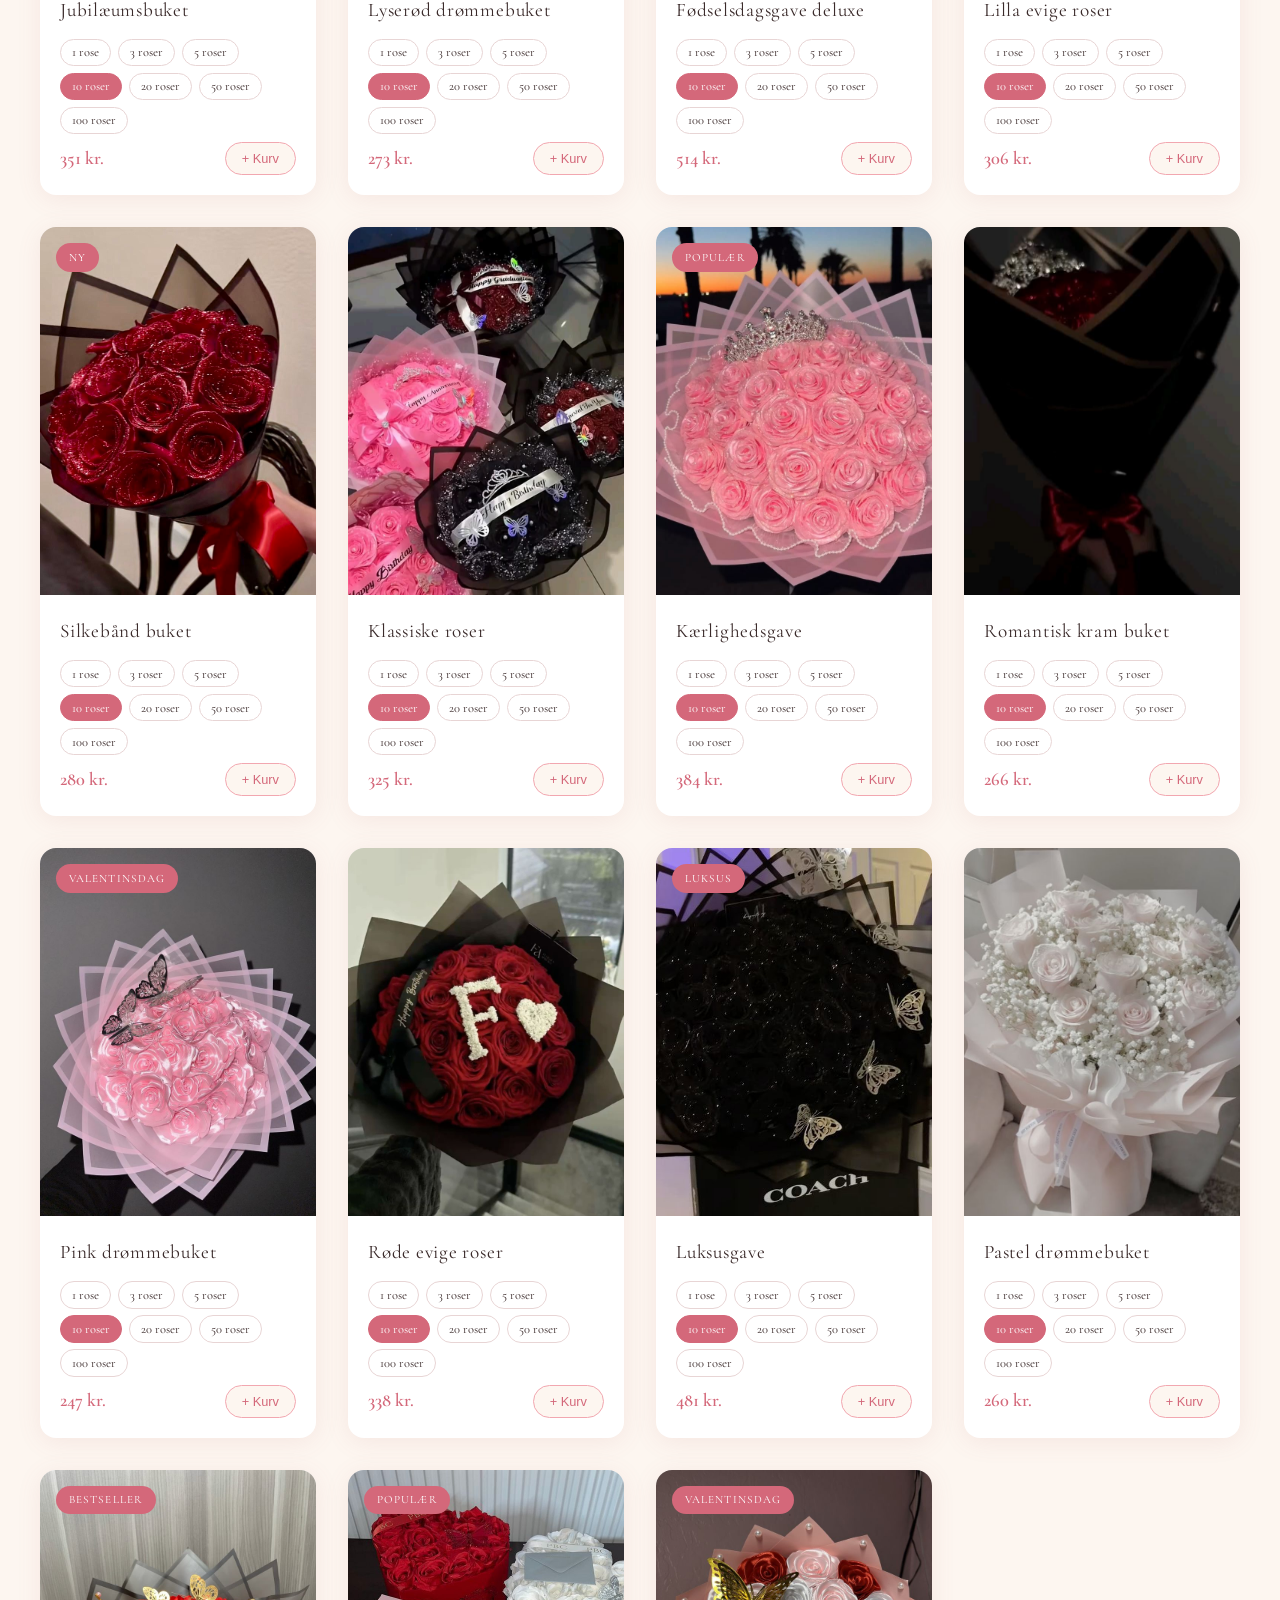
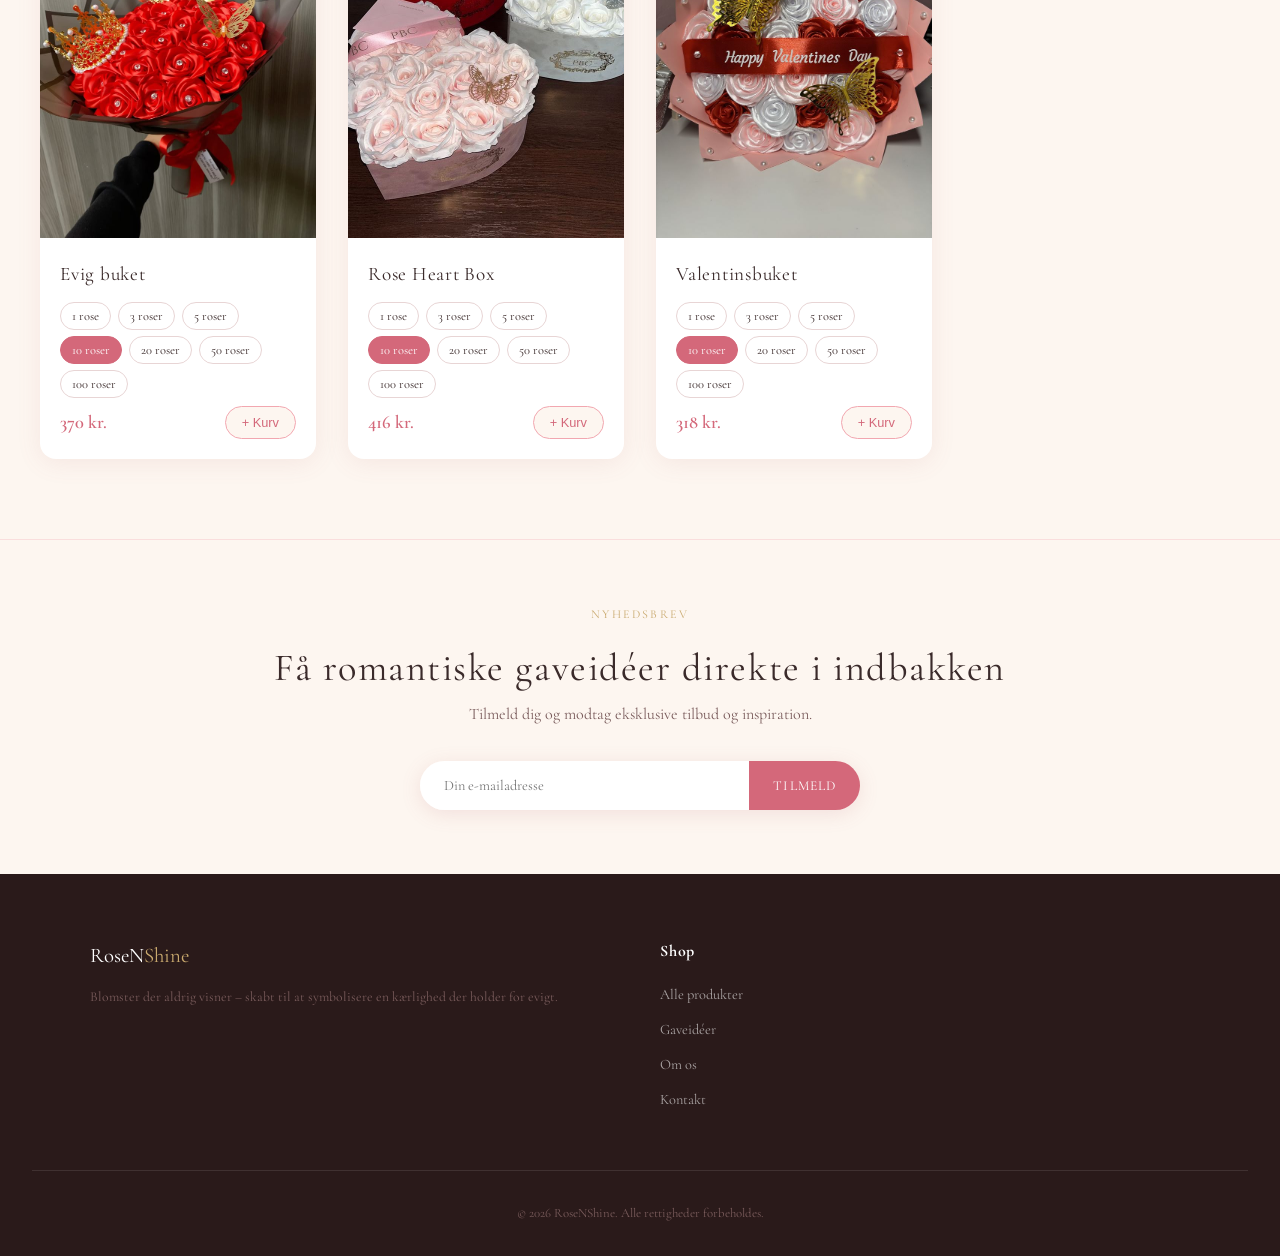
<file: shop.html>
<!DOCTYPE html>
<html lang="da">
<head>
  <meta charset="UTF-8">
  <meta name="description" content="Shop evige blomster hos RoseNShine. Vælg mellem roser, buketter og gavesæt – blomster der aldrig visner.">
  <meta name="viewport" content="width=device-width, initial-scale=1.0">
  <title>Shop – RoseNShine</title>
  <link rel="preconnect" href="https://fonts.googleapis.com">
  <link href="https://fonts.googleapis.com/css2?family=Cormorant+Garamond:ital,wght@0,300;0,400;0,600;1,400&display=swap" rel="stylesheet">
  <link rel="stylesheet" href="css/style.css">
  <style>
    .toast { position:fixed;bottom:2rem;left:50%;transform:translateX(-50%) translateY(20px);background:#2a1a1a;color:white;padding:.85rem 1.75rem;border-radius:50px;font-size:.9rem;opacity:0;transition:all .3s;z-index:999; }
    .toast.show { opacity:1;transform:translateX(-50%) translateY(0); }
  </style>
</head>
<body>

<div class="spinner-overlay" id="spinner"><div class="spinner"></div></div>

<nav>
  <a href="index.html" class="nav-logo">RoseN<span>Shine</span></a>
  <ul class="nav-links">
    <li><a href="index.html">Forside</a></li>
    <li><a href="shop.html">Shop</a></li>
    <li><a href="gaveideer.html">Gaveidéer</a></li>
    <li><a href="om-os.html">Om os</a></li>
    <li><a href="kontakt.html">Kontakt</a></li>
  </ul>
  <div class="nav-icons">
    <button onclick="location.href='kurv.html'" title="Kurv">🛒<span class="cart-count">0</span></button>
    <button class="hamburger" aria-label="Menu"><span></span><span></span><span></span></button>
  </div>
</nav>

<div class="shop-hero">
  <span class="section-tag">Vores kollektion</span>
  <h1>Evige roser til <em style="color:var(--rose-dark);font-style:italic">kærlighed</em></h1>
  <p>Håndplukkede kunstige roser der aldrig visner – skabt til romantiske gaver</p>
</div>

<section>
  <div style="text-align:center;margin-bottom:2rem">
    <a href="produkt.html" class="btn btn-primary" style="font-size:0.95rem">
      🌹 Design din egen buket – vælg antal, farve & indpakning
    </a>
  </div>
  <div class="filter-bar">
    <button class="filter-btn active" data-filter="all">Alle</button>
    <button class="filter-btn" data-filter="roser">Evige roser</button>
    <button class="filter-btn" data-filter="buketter">Romantiske buketter</button>
    <button class="filter-btn" data-filter="gaver">Gaver til kæreste</button>
    <button class="filter-btn" data-filter="jubilæum">Jubilæumsgaver</button>
  </div>

  <div class="products-grid">

    <div class="product-card" data-cat="roser">
      <div class="product-img">
        <a href="produkt-detalje.html?from=shop.html&id=rose-red&img=css/blomst1.jpg&navn=Evige røde roser&pris=449"><img src="css/blomst1.jpg" alt="Evige røde roser"></a>
        <span class="product-badge">Bestseller</span>
      </div>
      <div class="product-info">
        <h3>Evige røde roser</h3>
        <div class="antal-vælger">
          <button class="antal-chip" data-pris="49" data-antal="1" onclick="vælgAntal(this)">1 rose</button>
          <button class="antal-chip" data-pris="122" data-antal="3" onclick="vælgAntal(this)">3 roser</button>
          <button class="antal-chip" data-pris="186" data-antal="5" onclick="vælgAntal(this)">5 roser</button>
          <button class="antal-chip active" data-pris="318" data-antal="10" onclick="vælgAntal(this)">10 roser</button>
          <button class="antal-chip" data-pris="539" data-antal="20" onclick="vælgAntal(this)">20 roser</button>
          <button class="antal-chip" data-pris="1176" data-antal="50" onclick="vælgAntal(this)">50 roser</button>
          <button class="antal-chip" data-pris="2156" data-antal="100" onclick="vælgAntal(this)">100 roser</button>
        </div>
        <div class="product-footer">
          <span class="live-pris" id="pris-rose-red">318 kr.</span>
          <button class="btn-cart" onclick="tilfoejMedAntal(this, 'rose-red', 'Evige røde roser', 'css/blomst1.jpg')">+ Kurv</button>
        </div>
      </div>
    </div>

    <div class="product-card" data-cat="buketter">
      <div class="product-img">
        <a href="produkt-detalje.html?from=shop.html&id=pastel-buket&img=css/blomst2.jpg&navn=Romantisk pastelbuket&pris=349"><img src="css/blomst2.jpg" alt="Romantisk pastelbuket"></a>
        <span class="product-badge">Ny</span>
      </div>
      <div class="product-info">
        <h3>Romantisk pastelbuket</h3>
        <div class="antal-vælger">
          <button class="antal-chip" data-pris="39" data-antal="1" onclick="vælgAntal(this)">1 rose</button>
          <button class="antal-chip" data-pris="98" data-antal="3" onclick="vælgAntal(this)">3 roser</button>
          <button class="antal-chip" data-pris="148" data-antal="5" onclick="vælgAntal(this)">5 roser</button>
          <button class="antal-chip active" data-pris="254" data-antal="10" onclick="vælgAntal(this)">10 roser</button>
          <button class="antal-chip" data-pris="429" data-antal="20" onclick="vælgAntal(this)">20 roser</button>
          <button class="antal-chip" data-pris="936" data-antal="50" onclick="vælgAntal(this)">50 roser</button>
          <button class="antal-chip" data-pris="1716" data-antal="100" onclick="vælgAntal(this)">100 roser</button>
        </div>
        <div class="product-footer">
          <span class="live-pris" id="pris-pastel-buket">254 kr.</span>
          <button class="btn-cart" onclick="tilfoejMedAntal(this, 'pastel-buket', 'Romantisk pastelbuket', 'css/blomst2.jpg')">+ Kurv</button>
        </div>
      </div>
    </div>

    <div class="product-card" data-cat="roser">
      <div class="product-img">
        <a href="produkt-detalje.html?from=shop.html&id=rose-white&img=css/blomst3.jpg&navn=Hvide evige roser&pris=399"><img src="css/blomst3.jpg" alt="Hvide evige roser"></a>
      </div>
      <div class="product-info">
        <h3>Hvide evige roser</h3>
        <div class="antal-vælger">
          <button class="antal-chip" data-pris="44" data-antal="1" onclick="vælgAntal(this)">1 rose</button>
          <button class="antal-chip" data-pris="110" data-antal="3" onclick="vælgAntal(this)">3 roser</button>
          <button class="antal-chip" data-pris="167" data-antal="5" onclick="vælgAntal(this)">5 roser</button>
          <button class="antal-chip active" data-pris="286" data-antal="10" onclick="vælgAntal(this)">10 roser</button>
          <button class="antal-chip" data-pris="484" data-antal="20" onclick="vælgAntal(this)">20 roser</button>
          <button class="antal-chip" data-pris="1056" data-antal="50" onclick="vælgAntal(this)">50 roser</button>
          <button class="antal-chip" data-pris="1936" data-antal="100" onclick="vælgAntal(this)">100 roser</button>
        </div>
        <div class="product-footer">
          <span class="live-pris" id="pris-rose-white">286 kr.</span>
          <button class="btn-cart" onclick="tilfoejMedAntal(this, 'rose-white', 'Hvide evige roser', 'css/blomst3.jpg')">+ Kurv</button>
        </div>
      </div>
    </div>

    <div class="product-card" data-cat="gaver">
      <div class="product-img">
        <a href="produkt-detalje.html?from=shop.html&id=gavesaet&img=css/blomst4.jpg&navn=Romantisk gavesæt&pris=649"><img src="css/blomst4.jpg" alt="Romantisk gavesæt"></a>
        <span class="product-badge">Populær</span>
      </div>
      <div class="product-info">
        <h3>Romantisk gavesæt</h3>
        <div class="antal-vælger">
          <button class="antal-chip" data-pris="69" data-antal="1" onclick="vælgAntal(this)">1 rose</button>
          <button class="antal-chip" data-pris="172" data-antal="3" onclick="vælgAntal(this)">3 roser</button>
          <button class="antal-chip" data-pris="262" data-antal="5" onclick="vælgAntal(this)">5 roser</button>
          <button class="antal-chip active" data-pris="448" data-antal="10" onclick="vælgAntal(this)">10 roser</button>
          <button class="antal-chip" data-pris="759" data-antal="20" onclick="vælgAntal(this)">20 roser</button>
          <button class="antal-chip" data-pris="1656" data-antal="50" onclick="vælgAntal(this)">50 roser</button>
          <button class="antal-chip" data-pris="3036" data-antal="100" onclick="vælgAntal(this)">100 roser</button>
        </div>
        <div class="product-footer">
          <span class="live-pris" id="pris-gavesaet">448 kr.</span>
          <button class="btn-cart" onclick="tilfoejMedAntal(this, 'gavesaet', 'Romantisk gavesæt', 'css/blomst4.jpg')">+ Kurv</button>
        </div>
      </div>
    </div>

    <div class="product-card" data-cat="jubilæum">
      <div class="product-img">
        <a href="produkt-detalje.html?from=shop.html&id=jubilæum-buket&img=css/blomst5.jpg&navn=Jubilæumsbuket&pris=499"><img src="css/blomst5.jpg" alt="Jubilæumsbuket"></a>
      </div>
      <div class="product-info">
        <h3>Jubilæumsbuket</h3>
        <div class="antal-vælger">
          <button class="antal-chip" data-pris="54" data-antal="1" onclick="vælgAntal(this)">1 rose</button>
          <button class="antal-chip" data-pris="135" data-antal="3" onclick="vælgAntal(this)">3 roser</button>
          <button class="antal-chip" data-pris="205" data-antal="5" onclick="vælgAntal(this)">5 roser</button>
          <button class="antal-chip active" data-pris="351" data-antal="10" onclick="vælgAntal(this)">10 roser</button>
          <button class="antal-chip" data-pris="594" data-antal="20" onclick="vælgAntal(this)">20 roser</button>
          <button class="antal-chip" data-pris="1296" data-antal="50" onclick="vælgAntal(this)">50 roser</button>
          <button class="antal-chip" data-pris="2376" data-antal="100" onclick="vælgAntal(this)">100 roser</button>
        </div>
        <div class="product-footer">
          <span class="live-pris" id="pris-jubilæum-buket">351 kr.</span>
          <button class="btn-cart" onclick="tilfoejMedAntal(this, 'jubilæum-buket', 'Jubilæumsbuket', 'css/blomst5.jpg')">+ Kurv</button>
        </div>
      </div>
    </div>

    <div class="product-card" data-cat="buketter">
      <div class="product-img">
        <a href="produkt-detalje.html?from=shop.html&id=pink-buket&img=css/blomst6.jpg&navn=Lyserød drømmebuket&pris=379"><img src="css/blomst6.jpg" alt="Lyserød drømmebuket"></a>
        <span class="product-badge">Valentinsdag</span>
      </div>
      <div class="product-info">
        <h3>Lyserød drømmebuket</h3>
        <div class="antal-vælger">
          <button class="antal-chip" data-pris="42" data-antal="1" onclick="vælgAntal(this)">1 rose</button>
          <button class="antal-chip" data-pris="105" data-antal="3" onclick="vælgAntal(this)">3 roser</button>
          <button class="antal-chip" data-pris="160" data-antal="5" onclick="vælgAntal(this)">5 roser</button>
          <button class="antal-chip active" data-pris="273" data-antal="10" onclick="vælgAntal(this)">10 roser</button>
          <button class="antal-chip" data-pris="462" data-antal="20" onclick="vælgAntal(this)">20 roser</button>
          <button class="antal-chip" data-pris="1008" data-antal="50" onclick="vælgAntal(this)">50 roser</button>
          <button class="antal-chip" data-pris="1848" data-antal="100" onclick="vælgAntal(this)">100 roser</button>
        </div>
        <div class="product-footer">
          <span class="live-pris" id="pris-pink-buket">273 kr.</span>
          <button class="btn-cart" onclick="tilfoejMedAntal(this, 'pink-buket', 'Lyserød drømmebuket', 'css/blomst6.jpg')">+ Kurv</button>
        </div>
      </div>
    </div>

    <div class="product-card" data-cat="gaver">
      <div class="product-img">
        <a href="produkt-detalje.html?from=shop.html&id=bday-deluxe&img=css/blomst7.jpg&navn=Fødselsdagsgave deluxe&pris=749"><img src="css/blomst7.jpg" alt="Fødselsdagsgave deluxe"></a>
      </div>
      <div class="product-info">
        <h3>Fødselsdagsgave deluxe</h3>
        <div class="antal-vælger">
          <button class="antal-chip" data-pris="79" data-antal="1" onclick="vælgAntal(this)">1 rose</button>
          <button class="antal-chip" data-pris="198" data-antal="3" onclick="vælgAntal(this)">3 roser</button>
          <button class="antal-chip" data-pris="300" data-antal="5" onclick="vælgAntal(this)">5 roser</button>
          <button class="antal-chip active" data-pris="514" data-antal="10" onclick="vælgAntal(this)">10 roser</button>
          <button class="antal-chip" data-pris="869" data-antal="20" onclick="vælgAntal(this)">20 roser</button>
          <button class="antal-chip" data-pris="1896" data-antal="50" onclick="vælgAntal(this)">50 roser</button>
          <button class="antal-chip" data-pris="3476" data-antal="100" onclick="vælgAntal(this)">100 roser</button>
        </div>
        <div class="product-footer">
          <span class="live-pris" id="pris-bday-deluxe">514 kr.</span>
          <button class="btn-cart" onclick="tilfoejMedAntal(this, 'bday-deluxe', 'Fødselsdagsgave deluxe', 'css/blomst7.jpg')">+ Kurv</button>
        </div>
      </div>
    </div>

    <div class="product-card" data-cat="roser">
      <div class="product-img">
        <a href="produkt-detalje.html?from=shop.html&id=rose-purple&img=css/blomst8.jpg&navn=Lilla evige roser&pris=429"><img src="css/blomst8.jpg" alt="Lilla evige roser"></a>
      </div>
      <div class="product-info">
        <h3>Lilla evige roser</h3>
        <div class="antal-vælger">
          <button class="antal-chip" data-pris="47" data-antal="1" onclick="vælgAntal(this)">1 rose</button>
          <button class="antal-chip" data-pris="118" data-antal="3" onclick="vælgAntal(this)">3 roser</button>
          <button class="antal-chip" data-pris="179" data-antal="5" onclick="vælgAntal(this)">5 roser</button>
          <button class="antal-chip active" data-pris="306" data-antal="10" onclick="vælgAntal(this)">10 roser</button>
          <button class="antal-chip" data-pris="517" data-antal="20" onclick="vælgAntal(this)">20 roser</button>
          <button class="antal-chip" data-pris="1128" data-antal="50" onclick="vælgAntal(this)">50 roser</button>
          <button class="antal-chip" data-pris="2068" data-antal="100" onclick="vælgAntal(this)">100 roser</button>
        </div>
        <div class="product-footer">
          <span class="live-pris" id="pris-rose-purple">306 kr.</span>
          <button class="btn-cart" onclick="tilfoejMedAntal(this, 'rose-purple', 'Lilla evige roser', 'css/blomst8.jpg')">+ Kurv</button>
        </div>
      </div>
    </div>

    <div class="product-card" data-cat="buketter">
      <div class="product-img">
        <a href="produkt-detalje.html?from=shop.html&id=silk-buket&img=css/blomst9.jpg&navn=Silkebånd buket&pris=389"><img src="css/blomst9.jpg" alt="Silkebånd buket"></a>
        <span class="product-badge">Ny</span>
      </div>
      <div class="product-info">
        <h3>Silkebånd buket</h3>
        <div class="antal-vælger">
          <button class="antal-chip" data-pris="43" data-antal="1" onclick="vælgAntal(this)">1 rose</button>
          <button class="antal-chip" data-pris="108" data-antal="3" onclick="vælgAntal(this)">3 roser</button>
          <button class="antal-chip" data-pris="163" data-antal="5" onclick="vælgAntal(this)">5 roser</button>
          <button class="antal-chip active" data-pris="280" data-antal="10" onclick="vælgAntal(this)">10 roser</button>
          <button class="antal-chip" data-pris="473" data-antal="20" onclick="vælgAntal(this)">20 roser</button>
          <button class="antal-chip" data-pris="1032" data-antal="50" onclick="vælgAntal(this)">50 roser</button>
          <button class="antal-chip" data-pris="1892" data-antal="100" onclick="vælgAntal(this)">100 roser</button>
        </div>
        <div class="product-footer">
          <span class="live-pris" id="pris-silk-buket">280 kr.</span>
          <button class="btn-cart" onclick="tilfoejMedAntal(this, 'silk-buket', 'Silkebånd buket', 'css/blomst9.jpg')">+ Kurv</button>
        </div>
      </div>
    </div>

    <div class="product-card" data-cat="roser">
      <div class="product-img">
        <a href="produkt-detalje.html?from=shop.html&id=classic-rose&img=css/blomst10.jpg&navn=Klassiske roser&pris=459"><img src="css/blomst10.jpg" alt="Klassiske roser"></a>
      </div>
      <div class="product-info">
        <h3>Klassiske roser</h3>
        <div class="antal-vælger">
          <button class="antal-chip" data-pris="50" data-antal="1" onclick="vælgAntal(this)">1 rose</button>
          <button class="antal-chip" data-pris="125" data-antal="3" onclick="vælgAntal(this)">3 roser</button>
          <button class="antal-chip" data-pris="190" data-antal="5" onclick="vælgAntal(this)">5 roser</button>
          <button class="antal-chip active" data-pris="325" data-antal="10" onclick="vælgAntal(this)">10 roser</button>
          <button class="antal-chip" data-pris="550" data-antal="20" onclick="vælgAntal(this)">20 roser</button>
          <button class="antal-chip" data-pris="1200" data-antal="50" onclick="vælgAntal(this)">50 roser</button>
          <button class="antal-chip" data-pris="2200" data-antal="100" onclick="vælgAntal(this)">100 roser</button>
        </div>
        <div class="product-footer">
          <span class="live-pris" id="pris-classic-rose">325 kr.</span>
          <button class="btn-cart" onclick="tilfoejMedAntal(this, 'classic-rose', 'Klassiske roser', 'css/blomst10.jpg')">+ Kurv</button>
        </div>
      </div>
    </div>

    <div class="product-card" data-cat="gaver">
      <div class="product-img">
        <a href="produkt-detalje.html?from=shop.html&id=love-gift&img=css/blomst11.jpg&navn=Kærlighedsgave&pris=549"><img src="css/blomst11.jpg" alt="Kærlighedsgave"></a>
        <span class="product-badge">Populær</span>
      </div>
      <div class="product-info">
        <h3>Kærlighedsgave</h3>
        <div class="antal-vælger">
          <button class="antal-chip" data-pris="59" data-antal="1" onclick="vælgAntal(this)">1 rose</button>
          <button class="antal-chip" data-pris="148" data-antal="3" onclick="vælgAntal(this)">3 roser</button>
          <button class="antal-chip" data-pris="224" data-antal="5" onclick="vælgAntal(this)">5 roser</button>
          <button class="antal-chip active" data-pris="384" data-antal="10" onclick="vælgAntal(this)">10 roser</button>
          <button class="antal-chip" data-pris="649" data-antal="20" onclick="vælgAntal(this)">20 roser</button>
          <button class="antal-chip" data-pris="1416" data-antal="50" onclick="vælgAntal(this)">50 roser</button>
          <button class="antal-chip" data-pris="2596" data-antal="100" onclick="vælgAntal(this)">100 roser</button>
        </div>
        <div class="product-footer">
          <span class="live-pris" id="pris-love-gift">384 kr.</span>
          <button class="btn-cart" onclick="tilfoejMedAntal(this, 'love-gift', 'Kærlighedsgave', 'css/blomst11.jpg')">+ Kurv</button>
        </div>
      </div>
    </div>

    <div class="product-card" data-cat="buketter">
      <div class="product-img">
        <a href="produkt-detalje.html?from=shop.html&id=hug-buket&img=css/blomst12.jpg&navn=Romantisk kram buket&pris=369"><img src="css/blomst12.jpg" alt="Romantisk kram buket"></a>
      </div>
      <div class="product-info">
        <h3>Romantisk kram buket</h3>
        <div class="antal-vælger">
          <button class="antal-chip" data-pris="41" data-antal="1" onclick="vælgAntal(this)">1 rose</button>
          <button class="antal-chip" data-pris="102" data-antal="3" onclick="vælgAntal(this)">3 roser</button>
          <button class="antal-chip" data-pris="156" data-antal="5" onclick="vælgAntal(this)">5 roser</button>
          <button class="antal-chip active" data-pris="266" data-antal="10" onclick="vælgAntal(this)">10 roser</button>
          <button class="antal-chip" data-pris="451" data-antal="20" onclick="vælgAntal(this)">20 roser</button>
          <button class="antal-chip" data-pris="984" data-antal="50" onclick="vælgAntal(this)">50 roser</button>
          <button class="antal-chip" data-pris="1804" data-antal="100" onclick="vælgAntal(this)">100 roser</button>
        </div>
        <div class="product-footer">
          <span class="live-pris" id="pris-hug-buket">266 kr.</span>
          <button class="btn-cart" onclick="tilfoejMedAntal(this, 'hug-buket', 'Romantisk kram buket', 'css/blomst12.jpg')">+ Kurv</button>
        </div>
      </div>
    </div>

    <div class="product-card" data-cat="buketter">
      <div class="product-img">
        <a href="produkt-detalje.html?from=shop.html&id=pink-dream&img=css/blomst13.jpg&navn=Pink drømmebuket&pris=349"><img src="css/blomst13.jpg" alt="Pink drømmebuket"></a>
        <span class="product-badge">Valentinsdag</span>
      </div>
      <div class="product-info">
        <h3>Pink drømmebuket</h3>
        <div class="antal-vælger">
          <button class="antal-chip" data-pris="38" data-antal="1" onclick="vælgAntal(this)">1 rose</button>
          <button class="antal-chip" data-pris="95" data-antal="3" onclick="vælgAntal(this)">3 roser</button>
          <button class="antal-chip" data-pris="144" data-antal="5" onclick="vælgAntal(this)">5 roser</button>
          <button class="antal-chip active" data-pris="247" data-antal="10" onclick="vælgAntal(this)">10 roser</button>
          <button class="antal-chip" data-pris="418" data-antal="20" onclick="vælgAntal(this)">20 roser</button>
          <button class="antal-chip" data-pris="912" data-antal="50" onclick="vælgAntal(this)">50 roser</button>
          <button class="antal-chip" data-pris="1672" data-antal="100" onclick="vælgAntal(this)">100 roser</button>
        </div>
        <div class="product-footer">
          <span class="live-pris" id="pris-pink-dream">247 kr.</span>
          <button class="btn-cart" onclick="tilfoejMedAntal(this, 'pink-dream', 'Pink drømmebuket', 'css/blomst13.jpg')">+ Kurv</button>
        </div>
      </div>
    </div>

    <div class="product-card" data-cat="roser">
      <div class="product-img">
        <a href="produkt-detalje.html?from=shop.html&id=red-eternal&img=css/blomst14.jpg&navn=Røde evige roser&pris=479"><img src="css/blomst14.jpg" alt="Røde evige roser"></a>
      </div>
      <div class="product-info">
        <h3>Røde evige roser</h3>
        <div class="antal-vælger">
          <button class="antal-chip" data-pris="52" data-antal="1" onclick="vælgAntal(this)">1 rose</button>
          <button class="antal-chip" data-pris="130" data-antal="3" onclick="vælgAntal(this)">3 roser</button>
          <button class="antal-chip" data-pris="198" data-antal="5" onclick="vælgAntal(this)">5 roser</button>
          <button class="antal-chip active" data-pris="338" data-antal="10" onclick="vælgAntal(this)">10 roser</button>
          <button class="antal-chip" data-pris="572" data-antal="20" onclick="vælgAntal(this)">20 roser</button>
          <button class="antal-chip" data-pris="1248" data-antal="50" onclick="vælgAntal(this)">50 roser</button>
          <button class="antal-chip" data-pris="2288" data-antal="100" onclick="vælgAntal(this)">100 roser</button>
        </div>
        <div class="product-footer">
          <span class="live-pris" id="pris-red-eternal">338 kr.</span>
          <button class="btn-cart" onclick="tilfoejMedAntal(this, 'red-eternal', 'Røde evige roser', 'css/blomst14.jpg')">+ Kurv</button>
        </div>
      </div>
    </div>

    <div class="product-card" data-cat="gaver">
      <div class="product-img">
        <a href="produkt-detalje.html?from=shop.html&id=luxury-gift&img=css/blomst15.jpg&navn=Luksusgave&pris=699"><img src="css/blomst15.jpg" alt="Luksusgave"></a>
        <span class="product-badge">Luksus</span>
      </div>
      <div class="product-info">
        <h3>Luksusgave</h3>
        <div class="antal-vælger">
          <button class="antal-chip" data-pris="74" data-antal="1" onclick="vælgAntal(this)">1 rose</button>
          <button class="antal-chip" data-pris="185" data-antal="3" onclick="vælgAntal(this)">3 roser</button>
          <button class="antal-chip" data-pris="281" data-antal="5" onclick="vælgAntal(this)">5 roser</button>
          <button class="antal-chip active" data-pris="481" data-antal="10" onclick="vælgAntal(this)">10 roser</button>
          <button class="antal-chip" data-pris="814" data-antal="20" onclick="vælgAntal(this)">20 roser</button>
          <button class="antal-chip" data-pris="1776" data-antal="50" onclick="vælgAntal(this)">50 roser</button>
          <button class="antal-chip" data-pris="3256" data-antal="100" onclick="vælgAntal(this)">100 roser</button>
        </div>
        <div class="product-footer">
          <span class="live-pris" id="pris-luxury-gift">481 kr.</span>
          <button class="btn-cart" onclick="tilfoejMedAntal(this, 'luxury-gift', 'Luksusgave', 'css/blomst15.jpg')">+ Kurv</button>
        </div>
      </div>
    </div>

    <div class="product-card" data-cat="buketter">
      <div class="product-img">
        <a href="produkt-detalje.html?from=shop.html&id=pastel-dream&img=css/blomst16.jpg&navn=Pastel drømmebuket&pris=359"><img src="css/blomst16.jpg" alt="Pastel drømmebuket"></a>
      </div>
      <div class="product-info">
        <h3>Pastel drømmebuket</h3>
        <div class="antal-vælger">
          <button class="antal-chip" data-pris="40" data-antal="1" onclick="vælgAntal(this)">1 rose</button>
          <button class="antal-chip" data-pris="100" data-antal="3" onclick="vælgAntal(this)">3 roser</button>
          <button class="antal-chip" data-pris="152" data-antal="5" onclick="vælgAntal(this)">5 roser</button>
          <button class="antal-chip active" data-pris="260" data-antal="10" onclick="vælgAntal(this)">10 roser</button>
          <button class="antal-chip" data-pris="440" data-antal="20" onclick="vælgAntal(this)">20 roser</button>
          <button class="antal-chip" data-pris="960" data-antal="50" onclick="vælgAntal(this)">50 roser</button>
          <button class="antal-chip" data-pris="1760" data-antal="100" onclick="vælgAntal(this)">100 roser</button>
        </div>
        <div class="product-footer">
          <span class="live-pris" id="pris-pastel-dream">260 kr.</span>
          <button class="btn-cart" onclick="tilfoejMedAntal(this, 'pastel-dream', 'Pastel drømmebuket', 'css/blomst16.jpg')">+ Kurv</button>
        </div>
      </div>
    </div>

    <div class="product-card" data-cat="jubilæum">
      <div class="product-img">
        <a href="produkt-detalje.html?from=shop.html&id=eternal-buket&img=css/blomst17.jpg&navn=Evig buket&pris=529"><img src="css/blomst17.jpg" alt="Evig buket"></a>
        <span class="product-badge">Bestseller</span>
      </div>
      <div class="product-info">
        <h3>Evig buket</h3>
        <div class="antal-vælger">
          <button class="antal-chip" data-pris="57" data-antal="1" onclick="vælgAntal(this)">1 rose</button>
          <button class="antal-chip" data-pris="142" data-antal="3" onclick="vælgAntal(this)">3 roser</button>
          <button class="antal-chip" data-pris="217" data-antal="5" onclick="vælgAntal(this)">5 roser</button>
          <button class="antal-chip active" data-pris="370" data-antal="10" onclick="vælgAntal(this)">10 roser</button>
          <button class="antal-chip" data-pris="627" data-antal="20" onclick="vælgAntal(this)">20 roser</button>
          <button class="antal-chip" data-pris="1368" data-antal="50" onclick="vælgAntal(this)">50 roser</button>
          <button class="antal-chip" data-pris="2508" data-antal="100" onclick="vælgAntal(this)">100 roser</button>
        </div>
        <div class="product-footer">
          <span class="live-pris" id="pris-eternal-buket">370 kr.</span>
          <button class="btn-cart" onclick="tilfoejMedAntal(this, 'eternal-buket', 'Evig buket', 'css/blomst17.jpg')">+ Kurv</button>
        </div>
      </div>
    </div>

    <div class="product-card" data-cat="gaver">
      <div class="product-img">
        <a href="produkt-detalje.html?from=shop.html&id=heart-box&img=css/blomst18.jpg&navn=Rose Heart Box&pris=599"><img src="css/blomst18.jpg" alt="Rose Heart Box"></a>
        <span class="product-badge">Populær</span>
      </div>
      <div class="product-info">
        <h3>Rose Heart Box</h3>
        <div class="antal-vælger">
          <button class="antal-chip" data-pris="64" data-antal="1" onclick="vælgAntal(this)">1 rose</button>
          <button class="antal-chip" data-pris="160" data-antal="3" onclick="vælgAntal(this)">3 roser</button>
          <button class="antal-chip" data-pris="243" data-antal="5" onclick="vælgAntal(this)">5 roser</button>
          <button class="antal-chip active" data-pris="416" data-antal="10" onclick="vælgAntal(this)">10 roser</button>
          <button class="antal-chip" data-pris="704" data-antal="20" onclick="vælgAntal(this)">20 roser</button>
          <button class="antal-chip" data-pris="1536" data-antal="50" onclick="vælgAntal(this)">50 roser</button>
          <button class="antal-chip" data-pris="2816" data-antal="100" onclick="vælgAntal(this)">100 roser</button>
        </div>
        <div class="product-footer">
          <span class="live-pris" id="pris-heart-box">416 kr.</span>
          <button class="btn-cart" onclick="tilfoejMedAntal(this, 'heart-box', 'Rose Heart Box', 'css/blomst18.jpg')">+ Kurv</button>
        </div>
      </div>
    </div>

    <div class="product-card" data-cat="jubilæum">
      <div class="product-img">
        <a href="produkt-detalje.html?from=shop.html&id=valentine-buket&img=css/blomst19.jpg&navn=Valentinsbuket&pris=449"><img src="css/blomst19.jpg" alt="Valentinsbuket"></a>
        <span class="product-badge">Valentinsdag</span>
      </div>
      <div class="product-info">
        <h3>Valentinsbuket</h3>
        <div class="antal-vælger">
          <button class="antal-chip" data-pris="49" data-antal="1" onclick="vælgAntal(this)">1 rose</button>
          <button class="antal-chip" data-pris="122" data-antal="3" onclick="vælgAntal(this)">3 roser</button>
          <button class="antal-chip" data-pris="186" data-antal="5" onclick="vælgAntal(this)">5 roser</button>
          <button class="antal-chip active" data-pris="318" data-antal="10" onclick="vælgAntal(this)">10 roser</button>
          <button class="antal-chip" data-pris="539" data-antal="20" onclick="vælgAntal(this)">20 roser</button>
          <button class="antal-chip" data-pris="1176" data-antal="50" onclick="vælgAntal(this)">50 roser</button>
          <button class="antal-chip" data-pris="2156" data-antal="100" onclick="vælgAntal(this)">100 roser</button>
        </div>
        <div class="product-footer">
          <span class="live-pris" id="pris-valentine-buket">318 kr.</span>
          <button class="btn-cart" onclick="tilfoejMedAntal(this, 'valentine-buket', 'Valentinsbuket', 'css/blomst19.jpg')">+ Kurv</button>
        </div>
      </div>
    </div>

  </div>
</section>

<div class="newsletter">
  <span class="section-tag">Nyhedsbrev</span>
  <h2>Få romantiske gaveidéer direkte i indbakken</h2>
  <p>Tilmeld dig og modtag eksklusive tilbud og inspiration.</p>
  <form class="newsletter-form">
    <input type="email" placeholder="Din e-mailadresse" required>
    <button type="submit">Tilmeld</button>
  </form>
</div>

<footer>
  <div class="footer-grid">
    <div class="footer-col">
      <div class="footer-logo">RoseN<span>Shine</span></div>
      <p>Blomster der aldrig visner – skabt til at symbolisere en kærlighed der holder for evigt.</p>
    </div>
    <div class="footer-col">
      <h4>Shop</h4>
      <ul>
        <li><a href="shop.html">Alle produkter</a></li>
        <li><a href="gaveideer.html">Gaveidéer</a></li>
        <li><a href="om-os.html">Om os</a></li>
        <li><a href="kontakt.html">Kontakt</a></li>
      </ul>
    </div>
  </div>
  <div class="footer-bottom"><p>© 2026 RoseNShine. Alle rettigheder forbeholdes.</p></div>
</footer>

<script src="js/main.js"></script>
</body>
</html>
</file>
<file: css/style.css>
/* ===== RESET & BASE ===== */
*, *::before, *::after { box-sizing: border-box; margin: 0; padding: 0; }

:root {
  --creme: #fdf6f0;
  --rose: #f2a7b0;
  --rose-dark: #d4687a;
  --roed: #c0392b;
  --hvid: #ffffff;
  --tekst: #3a2a2a;
  --tekst-lys: #7a5c5c;
  --guld: #c9a96e;
  --skygge: 0 4px 24px rgba(180,100,110,0.10);
}

body {
  font-family: 'Cormorant Garamond', 'Georgia', serif;
  background: var(--creme);
  color: var(--tekst);
  line-height: 1.7;
}

a { text-decoration: none; color: inherit; }
img { max-width: 100%; display: block; }

/* ===== TYPOGRAFI ===== */
h1, h2, h3 { font-weight: 400; letter-spacing: 0.04em; }
h1 { font-size: clamp(2rem, 5vw, 3.5rem); }
h2 { font-size: clamp(1.5rem, 3vw, 2.4rem); }
h3 { font-size: 1.2rem; }
p { color: var(--tekst-lys); }

/* ===== NAVBAR ===== */
nav {
  position: fixed; top: 0; width: 100%; z-index: 100;
  background: rgba(253,246,240,0.95);
  backdrop-filter: blur(8px);
  border-bottom: 1px solid rgba(242,167,176,0.3);
  padding: 0 2rem;
  display: flex; align-items: center; justify-content: space-between;
  height: 70px;
}

.nav-logo {
  font-size: 1.4rem;
  letter-spacing: 0.1em;
  color: var(--rose-dark);
}
.nav-logo span { color: var(--guld); }

.nav-links { display: flex; gap: 2rem; list-style: none; }
.nav-links a {
  font-size: 0.9rem;
  letter-spacing: 0.08em;
  text-transform: uppercase;
  color: var(--tekst);
  transition: color 0.2s;
}
.nav-links a:hover { color: var(--rose-dark); }

.nav-icons { display: flex; gap: 1rem; align-items: center; }
.nav-icons button {
  background: none; border: none; cursor: pointer;
  font-size: 1.2rem; color: var(--tekst);
  position: relative;
}
.cart-count {
  position: absolute; top: -6px; right: -8px;
  background: var(--rose-dark); color: white;
  border-radius: 50%; width: 18px; height: 18px;
  font-size: 0.65rem; display: flex; align-items: center; justify-content: center;
  font-family: sans-serif;
}

.hamburger { display: none; flex-direction: column; gap: 5px; cursor: pointer; background: none; border: none; }
.hamburger span { width: 24px; height: 2px; background: var(--tekst); display: block; transition: 0.3s; }

/* ===== HERO ===== */
.hero {
  min-height: 100vh;
  display: flex; align-items: center; justify-content: center;
  text-align: center;
  padding: 100px 2rem 4rem;
  background: linear-gradient(135deg, #fdf0f3 0%, #fdf6f0 50%, #fff5f0 100%);
  position: relative; overflow: hidden;
}

.hero::before {
  content: '';
  position: absolute; inset: 0;
  background: url('https://images.unsplash.com/photo-1518895949257-7621c3c786d7?w=1600&q=80') center/cover no-repeat;
  opacity: 0.12;
}

.hero-content { position: relative; max-width: 700px; }
.hero-tag {
  display: inline-block;
  font-size: 0.8rem; letter-spacing: 0.2em; text-transform: uppercase;
  color: var(--guld); margin-bottom: 1.5rem;
}
.hero h1 { margin-bottom: 1.5rem; color: var(--tekst); }
.hero h1 em { color: var(--rose-dark); font-style: italic; }
.hero p { font-size: 1.1rem; margin-bottom: 2.5rem; max-width: 500px; margin-left: auto; margin-right: auto; }

.btn {
  display: inline-block;
  padding: 1rem 2.5rem;
  border-radius: 50px;
  font-size: 0.9rem; letter-spacing: 0.12em; text-transform: uppercase;
  transition: all 0.3s;
  cursor: pointer; border: none;
}
.btn-primary {
  background: var(--rose-dark);
  color: white;
  box-shadow: 0 4px 20px rgba(212,104,122,0.4);
}
.btn-primary:hover { background: #b85568; transform: translateY(-2px); box-shadow: 0 8px 28px rgba(212,104,122,0.5); }
.btn-outline {
  background: transparent;
  color: var(--rose-dark);
  border: 1.5px solid var(--rose-dark);
}
.btn-outline:hover { background: var(--rose-dark); color: white; }

.hero-scroll {
  position: absolute; bottom: 2rem; left: 50%; transform: translateX(-50%);
  font-size: 0.75rem; letter-spacing: 0.15em; text-transform: uppercase;
  color: var(--tekst-lys); display: flex; flex-direction: column; align-items: center; gap: 0.5rem;
}
.hero-scroll::after {
  content: ''; width: 1px; height: 40px; background: var(--rose);
  animation: scrollLine 1.5s ease-in-out infinite;
}
@keyframes scrollLine { 0%,100%{opacity:1;transform:scaleY(1)} 50%{opacity:0.3;transform:scaleY(0.5)} }

/* ===== SEKTION FÆLLES ===== */
section { padding: 5rem 2rem; }
.section-header { text-align: center; margin-bottom: 3.5rem; }
.section-tag {
  display: block; font-size: 0.75rem; letter-spacing: 0.2em;
  text-transform: uppercase; color: var(--guld); margin-bottom: 0.75rem;
}
.divider {
  width: 60px; height: 1px; background: var(--rose);
  margin: 1rem auto 0;
}

/* ===== FEATURES STRIP ===== */
.features {
  background: var(--rose-dark);
  padding: 2rem;
  display: flex; justify-content: center; gap: 3rem; flex-wrap: wrap;
}
.feature-item { text-align: center; color: white; }
.feature-item .icon { font-size: 1.5rem; margin-bottom: 0.4rem; }
.feature-item p { color: rgba(255,255,255,0.85); font-size: 0.85rem; margin: 0; }

/* ===== PRODUKTER GRID ===== */
.products-grid {
  display: grid;
  grid-template-columns: repeat(auto-fill, minmax(260px, 1fr));
  gap: 2rem;
  max-width: 1200px; margin: 0 auto;
}

.product-card {
  background: white;
  border-radius: 16px;
  overflow: hidden;
  box-shadow: var(--skygge);
  transition: transform 0.3s, box-shadow 0.3s;
}
.product-card:hover { transform: translateY(-6px); box-shadow: 0 12px 40px rgba(180,100,110,0.18); }

.product-img {
  position: relative; overflow: hidden;
  aspect-ratio: 3/4;
}
.product-img img {
  width: 100%; height: 100%; object-fit: cover;
  transition: transform 0.5s;
}
.product-card:hover .product-img img { transform: scale(1.05); }

.product-badge {
  position: absolute; top: 1rem; left: 1rem;
  background: var(--rose-dark); color: white;
  font-size: 0.7rem; letter-spacing: 0.1em; text-transform: uppercase;
  padding: 0.3rem 0.8rem; border-radius: 50px;
}

.product-info { padding: 1.25rem; }
.product-info h3 { margin-bottom: 0.3rem; }
.product-info .desc { font-size: 0.85rem; margin-bottom: 1rem; }
.product-footer { display: flex; align-items: center; justify-content: space-between; }
.price { font-size: 1.2rem; color: var(--rose-dark); }
.price .old { font-size: 0.85rem; color: #bbb; text-decoration: line-through; margin-right: 0.4rem; }

.btn-cart {
  background: var(--creme); border: 1.5px solid var(--rose);
  color: var(--rose-dark); padding: 0.5rem 1rem;
  border-radius: 50px; font-size: 0.8rem; cursor: pointer;
  transition: all 0.2s;
}
.btn-cart:hover { background: var(--rose-dark); color: white; border-color: var(--rose-dark); }

/* ===== KATEGORIER ===== */
.categories-grid {
  display: grid;
  grid-template-columns: repeat(auto-fill, minmax(200px, 1fr));
  gap: 1.5rem; max-width: 1000px; margin: 0 auto;
}
.category-card {
  border-radius: 12px; overflow: hidden;
  position: relative; aspect-ratio: 1;
  cursor: pointer;
}
.category-card img { width: 100%; height: 100%; object-fit: cover; transition: transform 0.4s; }
.category-card:hover img { transform: scale(1.08); }
.category-overlay {
  position: absolute; inset: 0;
  background: linear-gradient(to top, rgba(60,20,20,0.6), transparent);
  display: flex; align-items: flex-end; padding: 1.2rem;
}
.category-overlay span { color: white; font-size: 1rem; letter-spacing: 0.05em; }

/* ===== ROMANTISK BANNER ===== */
.romantic-banner {
  background: linear-gradient(135deg, #c0392b, #d4687a);
  color: white; text-align: center; padding: 5rem 2rem;
}
.romantic-banner h2 { color: white; margin-bottom: 1rem; }
.romantic-banner p { color: rgba(255,255,255,0.85); max-width: 500px; margin: 0 auto 2rem; }
.romantic-banner .btn-outline { border-color: white; color: white; }
.romantic-banner .btn-outline:hover { background: white; color: var(--rose-dark); }

/* ===== ANMELDELSER ===== */
.reviews-grid {
  display: grid; grid-template-columns: repeat(auto-fill, minmax(280px, 1fr));
  gap: 1.5rem; max-width: 1000px; margin: 0 auto;
}
.review-card {
  background: white; border-radius: 12px; padding: 1.5rem;
  box-shadow: var(--skygge);
}
.stars { color: var(--guld); font-size: 1rem; margin-bottom: 0.75rem; }
.review-card p { font-style: italic; margin-bottom: 1rem; }
.reviewer { font-size: 0.85rem; font-weight: 600; color: var(--tekst); }

/* ===== NYHEDSBREV ===== */
.newsletter {
  background: var(--creme);
  text-align: center; padding: 4rem 2rem;
  border-top: 1px solid rgba(242,167,176,0.3);
}
.newsletter-form {
  display: flex; gap: 0; max-width: 440px; margin: 2rem auto 0;
  border-radius: 50px; overflow: hidden;
  box-shadow: 0 4px 20px rgba(180,100,110,0.15);
}
.newsletter-form input {
  flex: 1; padding: 1rem 1.5rem; border: none; outline: none;
  font-family: inherit; font-size: 0.9rem; background: white;
}
.newsletter-form button {
  padding: 1rem 1.5rem; background: var(--rose-dark); color: white;
  border: none; cursor: pointer; font-family: inherit; font-size: 0.85rem;
  letter-spacing: 0.08em; text-transform: uppercase; transition: background 0.2s;
}
.newsletter-form button:hover { background: #b85568; }

/* ===== FOOTER ===== */
footer {
  background: #2a1a1a; color: rgba(255,255,255,0.7);
  padding: 4rem 2rem 2rem;
}
.footer-grid {
  display: grid; grid-template-columns: repeat(auto-fit, minmax(200px, 1fr));
  gap: 2.5rem; max-width: 1100px; margin: 0 auto 3rem;
}
.footer-col h4 { color: white; font-size: 1rem; margin-bottom: 1rem; letter-spacing: 0.05em; }
.footer-col ul { list-style: none; }
.footer-col ul li { margin-bottom: 0.5rem; }
.footer-col ul li a { color: rgba(255,255,255,0.6); font-size: 0.9rem; transition: color 0.2s; }
.footer-col ul li a:hover { color: var(--rose); }
.footer-logo { font-size: 1.3rem; color: white; margin-bottom: 0.75rem; }
.footer-logo span { color: var(--guld); }
.footer-col p { font-size: 0.85rem; line-height: 1.8; }
.social-links { display: flex; gap: 0.75rem; margin-top: 1rem; }
.social-links a {
  width: 36px; height: 36px; border-radius: 50%;
  border: 1px solid rgba(255,255,255,0.2);
  display: flex; align-items: center; justify-content: center;
  font-size: 0.9rem; transition: all 0.2s;
}
.social-links a:hover { background: var(--rose-dark); border-color: var(--rose-dark); color: white; }
.footer-bottom {
  text-align: center; padding-top: 2rem;
  border-top: 1px solid rgba(255,255,255,0.1);
  font-size: 0.8rem;
}

/* ===== SHOP PAGE ===== */
.shop-hero {
  padding: 120px 2rem 3rem;
  text-align: center;
  background: linear-gradient(to bottom, #fdf0f3, var(--creme));
}
.filter-bar {
  display: flex; gap: 0.75rem; flex-wrap: wrap;
  justify-content: center; margin-bottom: 3rem;
}
.filter-btn {
  padding: 0.5rem 1.25rem; border-radius: 50px;
  border: 1.5px solid var(--rose); background: transparent;
  color: var(--tekst); font-family: inherit; font-size: 0.85rem;
  cursor: pointer; transition: all 0.2s;
}
.filter-btn.active, .filter-btn:hover {
  background: var(--rose-dark); color: white; border-color: var(--rose-dark);
}

/* ===== GAVEIDEER PAGE ===== */
.inspiration-grid {
  display: grid; grid-template-columns: repeat(auto-fill, minmax(300px, 1fr));
  gap: 2rem; max-width: 1100px; margin: 0 auto;
}
.inspiration-card {
  border-radius: 16px; overflow: hidden;
  background: white; box-shadow: var(--skygge);
}
.inspiration-card img { width: 100%; aspect-ratio: 16/10; object-fit: cover; }
.inspiration-card .card-body { padding: 1.5rem; }
.inspiration-card h3 { margin-bottom: 0.5rem; }
.tag-list { display: flex; gap: 0.5rem; flex-wrap: wrap; margin-top: 1rem; }
.tag {
  font-size: 0.75rem; padding: 0.25rem 0.75rem;
  background: var(--creme); border-radius: 50px;
  color: var(--rose-dark); border: 1px solid var(--rose);
}

/* ===== OM OS PAGE ===== */
.about-hero {
  padding: 120px 2rem 4rem;
  text-align: center;
  background: linear-gradient(to bottom, #fdf0f3, var(--creme));
}
.about-content {
  max-width: 800px; margin: 0 auto; padding: 3rem 2rem;
  display: grid; gap: 4rem;
}
.about-block { display: grid; grid-template-columns: 1fr 1fr; gap: 3rem; align-items: center; }
.about-block.reverse { direction: rtl; }
.about-block.reverse > * { direction: ltr; }
.about-block img { border-radius: 16px; width: 100%; aspect-ratio: 4/3; object-fit: cover; }
.about-text h2 { margin-bottom: 1rem; }
.values-grid {
  display: grid; grid-template-columns: repeat(auto-fill, minmax(200px, 1fr));
  gap: 1.5rem; max-width: 900px; margin: 0 auto;
}
.value-card {
  text-align: center; padding: 2rem 1.5rem;
  background: white; border-radius: 12px; box-shadow: var(--skygge);
}
.value-card .icon { font-size: 2rem; margin-bottom: 1rem; }
.value-card h3 { margin-bottom: 0.5rem; }

/* ===== KONTAKT PAGE ===== */
.contact-section {
  max-width: 1000px; margin: 0 auto; padding: 120px 2rem 4rem;
  display: grid; grid-template-columns: 1fr 1.5fr; gap: 4rem; align-items: start;
}
.contact-info h2 { margin-bottom: 1.5rem; }
.contact-item { display: flex; gap: 1rem; margin-bottom: 1.5rem; align-items: flex-start; }
.contact-item .icon { font-size: 1.3rem; margin-top: 0.1rem; }
.contact-form { background: white; padding: 2.5rem; border-radius: 16px; box-shadow: var(--skygge); }
.form-group { margin-bottom: 1.25rem; }
.form-group label { display: block; font-size: 0.85rem; letter-spacing: 0.05em; margin-bottom: 0.4rem; color: var(--tekst); }
.form-group input, .form-group textarea, .form-group select {
  width: 100%; padding: 0.85rem 1rem;
  border: 1.5px solid #e8d5d5; border-radius: 8px;
  font-family: inherit; font-size: 0.95rem; background: var(--creme);
  outline: none; transition: border-color 0.2s;
}
.form-group input:focus, .form-group textarea:focus, .form-group select:focus {
  border-color: var(--rose-dark);
}
.form-group textarea { resize: vertical; min-height: 120px; }

/* ===== KURV PAGE ===== */
.cart-section {
  max-width: 1100px; margin: 0 auto; padding: 120px 2rem 4rem;
  display: grid; grid-template-columns: 1.5fr 1fr; gap: 3rem; align-items: start;
}
.cart-items { display: flex; flex-direction: column; gap: 1rem; }
.cart-item {
  display: grid; grid-template-columns: 100px 1fr auto;
  gap: 1.25rem; align-items: center;
  background: white; border-radius: 12px; padding: 1rem;
  box-shadow: var(--skygge);
}
.cart-item img { width: 100px; height: 100px; object-fit: cover; border-radius: 8px; }
.cart-item-info h3 { font-size: 1rem; margin-bottom: 0.25rem; }
.qty-control { display: flex; align-items: center; gap: 0.75rem; margin-top: 0.5rem; }
.qty-btn {
  width: 28px; height: 28px; border-radius: 50%;
  border: 1.5px solid var(--rose); background: none;
  cursor: pointer; font-size: 1rem; color: var(--rose-dark);
  display: flex; align-items: center; justify-content: center;
}
.cart-item-price { font-size: 1.1rem; color: var(--rose-dark); white-space: nowrap; }
.order-summary {
  background: white; border-radius: 16px; padding: 2rem;
  box-shadow: var(--skygge); position: sticky; top: 90px;
}
.order-summary h3 { margin-bottom: 1.5rem; }
.summary-row { display: flex; justify-content: space-between; margin-bottom: 0.75rem; font-size: 0.95rem; }
.summary-row.total { font-size: 1.2rem; color: var(--rose-dark); border-top: 1px solid #eee; padding-top: 0.75rem; margin-top: 0.75rem; }
.personal-msg { margin-top: 1.5rem; }
.personal-msg label { font-size: 0.85rem; display: block; margin-bottom: 0.4rem; }
.personal-msg textarea {
  width: 100%; padding: 0.75rem; border: 1.5px solid #e8d5d5;
  border-radius: 8px; font-family: inherit; font-size: 0.85rem;
  background: var(--creme); resize: none; height: 80px; outline: none;
}

/* ===== RESPONSIVE ===== */
@media (max-width: 768px) {
  .nav-links { display: none; }
  .hamburger { display: flex; }
  .nav-links.open {
    display: flex; flex-direction: column;
    position: fixed; top: 70px; left: 0; right: 0;
    background: var(--creme); padding: 2rem;
    border-bottom: 1px solid var(--rose); gap: 1.5rem;
  }
  .about-block { grid-template-columns: 1fr; }
  .about-block.reverse { direction: ltr; }
  .contact-section { grid-template-columns: 1fr; padding-top: 100px; }
  .cart-section { grid-template-columns: 1fr; padding-top: 100px; }
  .features { gap: 1.5rem; }
}

/* ===== ANTAL VÆLGER PÅ PRODUKTKORT ===== */
.antal-vælger {
  display: flex; gap: 0.4rem; flex-wrap: wrap;
  margin: 0.75rem 0 0.5rem;
}
.antal-chip {
  padding: 0.3rem 0.7rem; border-radius: 50px;
  border: 1.5px solid #e8d5d5; background: white;
  font-family: inherit; font-size: 0.78rem; cursor: pointer;
  transition: all 0.2s; color: var(--tekst);
}
.antal-chip:hover { border-color: var(--rose-dark); color: var(--rose-dark); }
.antal-chip.active { background: var(--rose-dark); color: white; border-color: var(--rose-dark); }
.live-pris { font-size: 1.15rem; color: var(--rose-dark); font-weight: 600; transition: all 0.2s; }
.live-pris.bump { transform: scale(1.2); }

/* ===== AKTIV NAVBAR SIDE ===== */
.nav-links a.nav-active {
  color: var(--rose-dark);
  border-bottom: 2px solid var(--rose-dark);
  padding-bottom: 2px;
}

/* ===== FINPUDSNING & PROFESSIONEL POLISH ===== */

/* Loading spinner */
.spinner-overlay {
  position: fixed; inset: 0; background: rgba(253,246,240,0.85);
  display: flex; align-items: center; justify-content: center;
  z-index: 9999; opacity: 0; pointer-events: none; transition: opacity 0.3s;
}
.spinner-overlay.vis { opacity: 1; pointer-events: all; }
.spinner {
  width: 44px; height: 44px; border: 3px solid var(--rose);
  border-top-color: var(--rose-dark); border-radius: 50%;
  animation: spin 0.7s linear infinite;
}
@keyframes spin { to { transform: rotate(360deg); } }

/* Trust badges */
.trust-bar {
  display: flex; justify-content: center; gap: 2.5rem; flex-wrap: wrap;
  padding: 1.5rem 2rem; background: white;
  border-top: 1px solid rgba(242,167,176,0.2);
  border-bottom: 1px solid rgba(242,167,176,0.2);
}
.trust-item { display: flex; align-items: center; gap: 0.5rem; font-size: 0.82rem; color: var(--tekst-lys); }
.trust-item .t-icon { font-size: 1.1rem; }

/* Knap animationer */
.btn-primary, .btn-outline, .btn-cart, .tilfoej-btn, .add-btn {
  position: relative; overflow: hidden;
}
.btn-primary::after, .tilfoej-btn::after, .add-btn::after {
  content: ''; position: absolute; inset: 0;
  background: rgba(255,255,255,0.15);
  transform: translateX(-100%); transition: transform 0.3s;
}
.btn-primary:active::after, .tilfoej-btn:active::after, .add-btn:active::after {
  transform: translateX(0);
}

/* Checkout formular */
.checkout-modal {
  position: fixed; inset: 0; background: rgba(42,26,26,0.6);
  z-index: 500; display: flex; align-items: center; justify-content: center;
  padding: 1rem; opacity: 0; pointer-events: none; transition: opacity 0.3s;
}
.checkout-modal.vis { opacity: 1; pointer-events: all; }
.checkout-box {
  background: white; border-radius: 20px; padding: 2.5rem;
  max-width: 520px; width: 100%; max-height: 90vh; overflow-y: auto;
  transform: translateY(30px); transition: transform 0.3s;
  box-shadow: 0 20px 60px rgba(0,0,0,0.2);
}
.checkout-modal.vis .checkout-box { transform: translateY(0); }
.checkout-box h2 { margin-bottom: 1.5rem; font-size: 1.5rem; }
.checkout-box .form-group { margin-bottom: 1rem; }
.checkout-box label { font-size: 0.8rem; letter-spacing: 0.05em; display: block; margin-bottom: 0.3rem; }
.checkout-box input, .checkout-box select {
  width: 100%; padding: 0.85rem 1rem;
  border: 1.5px solid #e8d5d5; border-radius: 8px;
  font-family: inherit; font-size: 0.95rem; background: var(--creme);
  outline: none; transition: border-color 0.2s;
}
.checkout-box input:focus, .checkout-box select:focus { border-color: var(--rose-dark); }
.checkout-box input.fejl { border-color: #e74c3c; }
.fejl-tekst { font-size: 0.75rem; color: #e74c3c; margin-top: 0.2rem; display: none; }
.fejl-tekst.vis { display: block; }
.form-row { display: grid; grid-template-columns: 1fr 1fr; gap: 1rem; }
.betaling-valg { display: flex; gap: 0.75rem; margin-bottom: 1rem; }
.betaling-btn {
  flex: 1; padding: 0.85rem; border: 1.5px solid #e8d5d5;
  border-radius: 8px; background: white; cursor: pointer;
  font-family: inherit; font-size: 0.85rem; text-align: center;
  transition: all 0.2s;
}
.betaling-btn.active { border-color: var(--rose-dark); background: #fff5f7; }
.betaling-btn .b-icon { font-size: 1.3rem; display: block; margin-bottom: 0.3rem; }
.checkout-close {
  position: absolute; top: 1rem; right: 1rem;
  background: none; border: none; font-size: 1.5rem;
  cursor: pointer; color: var(--tekst-lys);
}

/* Ordrebekræftelse */
.ordre-bekræftelse {
  text-align: center; padding: 2rem 1rem;
}
.ordre-bekræftelse .check-circle {
  width: 70px; height: 70px; border-radius: 50%;
  background: linear-gradient(135deg, var(--rose), var(--rose-dark));
  display: flex; align-items: center; justify-content: center;
  font-size: 2rem; margin: 0 auto 1.5rem;
  animation: popIn 0.4s cubic-bezier(0.175,0.885,0.32,1.275);
}
@keyframes popIn { from{transform:scale(0)} to{transform:scale(1)} }
.ordre-nr { font-size: 0.8rem; color: var(--tekst-lys); margin-top: 0.5rem; }

/* Fjern knap i kurv */
.remove-item-btn {
  background: none; border: none; cursor: pointer;
  color: #ccc; font-size: 1rem; padding: 0.25rem;
  transition: color 0.2s; line-height: 1;
}
.remove-item-btn:hover { color: var(--rose-dark); }

/* Hover på produktkort */
.product-card { cursor: pointer; }

/* SEO meta farve */
@media (prefers-color-scheme: light) {
  :root { color-scheme: light; }
}

/* Mobil forbedringer */
@media (max-width: 480px) {
  .trust-bar { gap: 1rem; }
  .betaling-valg { flex-direction: column; }
  .form-row { grid-template-columns: 1fr; }
  .checkout-box { padding: 1.5rem; }
  .antal-vælger { gap: 0.3rem; }
  .antal-chip { padding: 0.4rem 0.7rem; font-size: 0.75rem; }
}

/* ===== CHECKOUT KOMPLET ===== */
.progress-bar {
  display: flex; align-items: center; justify-content: center;
  gap: 0; margin-bottom: 3rem; padding: 0 1rem;
}
.pb-step {
  display: flex; flex-direction: column; align-items: center; gap: 0.4rem;
  position: relative; flex: 1; max-width: 140px;
}
.pb-step::after {
  content: ''; position: absolute; top: 16px; left: 60%;
  width: 80%; height: 2px; background: #e8d5d5; z-index: 0;
}
.pb-step:last-child::after { display: none; }
.pb-step.done::after { background: var(--rose-dark); }
.pb-num {
  width: 32px; height: 32px; border-radius: 50%;
  border: 2px solid #e8d5d5; background: white;
  display: flex; align-items: center; justify-content: center;
  font-size: 0.85rem; z-index: 1; transition: all 0.3s;
  color: var(--tekst-lys);
}
.pb-step.active .pb-num { background: var(--rose-dark); border-color: var(--rose-dark); color: white; }
.pb-step.done .pb-num { background: var(--rose-dark); border-color: var(--rose-dark); color: white; }
.pb-label { font-size: 0.72rem; color: var(--tekst-lys); text-align: center; letter-spacing: 0.05em; }
.pb-step.active .pb-label { color: var(--rose-dark); }

/* Checkout trin sider */
.checkout-step-page { display: none; }
.checkout-step-page.aktiv { display: block; }

/* Levering valg */
.levering-valg { display: flex; flex-direction: column; gap: 0.75rem; }
.levering-option {
  display: flex; align-items: center; justify-content: space-between;
  padding: 1rem 1.25rem; border: 1.5px solid #e8d5d5;
  border-radius: 10px; cursor: pointer; transition: all 0.2s;
  background: white;
}
.levering-option:hover { border-color: var(--rose); }
.levering-option.valgt { border-color: var(--rose-dark); background: #fff5f7; }
.levering-option input[type=radio] { display: none; }
.lev-venstre { display: flex; align-items: center; gap: 0.75rem; }
.lev-radio {
  width: 20px; height: 20px; border-radius: 50%;
  border: 2px solid #ccc; flex-shrink: 0; transition: all 0.2s;
  display: flex; align-items: center; justify-content: center;
}
.levering-option.valgt .lev-radio { border-color: var(--rose-dark); background: var(--rose-dark); }
.levering-option.valgt .lev-radio::after { content: ''; width: 8px; height: 8px; border-radius: 50%; background: white; }
.lev-info strong { display: block; font-size: 0.9rem; }
.lev-info span { font-size: 0.78rem; color: var(--tekst-lys); }
.lev-pris { font-size: 0.95rem; color: var(--rose-dark); font-weight: 600; }

/* Dato vælger */
.dato-felt { margin-top: 0.75rem; display: none; }
.dato-felt input {
  width: 100%; padding: 0.85rem 1rem;
  border: 1.5px solid #e8d5d5; border-radius: 8px;
  font-family: inherit; font-size: 0.95rem; background: var(--creme); outline: none;
}
.dato-felt input:focus { border-color: var(--rose-dark); }

/* Betaling */
.betaling-tabs { display: flex; gap: 0.5rem; margin-bottom: 1.25rem; }
.bet-tab {
  flex: 1; padding: 0.85rem; border: 1.5px solid #e8d5d5;
  border-radius: 8px; background: white; cursor: pointer;
  font-family: inherit; font-size: 0.85rem; text-align: center;
  transition: all 0.2s; display: flex; flex-direction: column;
  align-items: center; gap: 0.3rem;
}
.bet-tab .bet-icon { font-size: 1.4rem; }
.bet-tab.active { border-color: var(--rose-dark); background: #fff5f7; }
.bet-panel { display: none; }
.bet-panel.aktiv { display: block; }

/* Ordre bekræftelse */
.bekræftelse-side {
  text-align: center; padding: 3rem 1rem; max-width: 500px; margin: 0 auto;
}
.bekræftelse-side .check-circle {
  width: 80px; height: 80px; border-radius: 50%;
  background: linear-gradient(135deg, var(--rose), var(--rose-dark));
  display: flex; align-items: center; justify-content: center;
  font-size: 2.2rem; margin: 0 auto 1.5rem;
  animation: popIn 0.5s cubic-bezier(0.175,0.885,0.32,1.275);
}
.ordre-detaljer {
  background: var(--creme); border-radius: 12px; padding: 1.25rem;
  text-align: left; margin: 1.5rem 0;
}
.ordre-detaljer .od-row {
  display: flex; justify-content: space-between;
  font-size: 0.88rem; padding: 0.4rem 0;
  border-bottom: 1px solid rgba(242,167,176,0.2);
}
.ordre-detaljer .od-row:last-child { border: none; font-weight: 600; color: var(--rose-dark); }

/* Anmeldelse i checkout */
.checkout-review {
  background: var(--creme); border-radius: 10px; padding: 1rem 1.25rem;
  margin-top: 1.5rem; font-size: 0.85rem;
}
.checkout-review .stars { color: var(--guld); font-size: 0.9rem; margin-bottom: 0.3rem; }

/* Knap gruppe */
.btn-gruppe { display: flex; gap: 0.75rem; margin-top: 1.5rem; }
.btn-gruppe .btn { flex: 1; text-align: center; }

@media(max-width: 480px) {
  .betaling-tabs { flex-direction: column; }
  .pb-step::after { display: none; }
}
</file>
